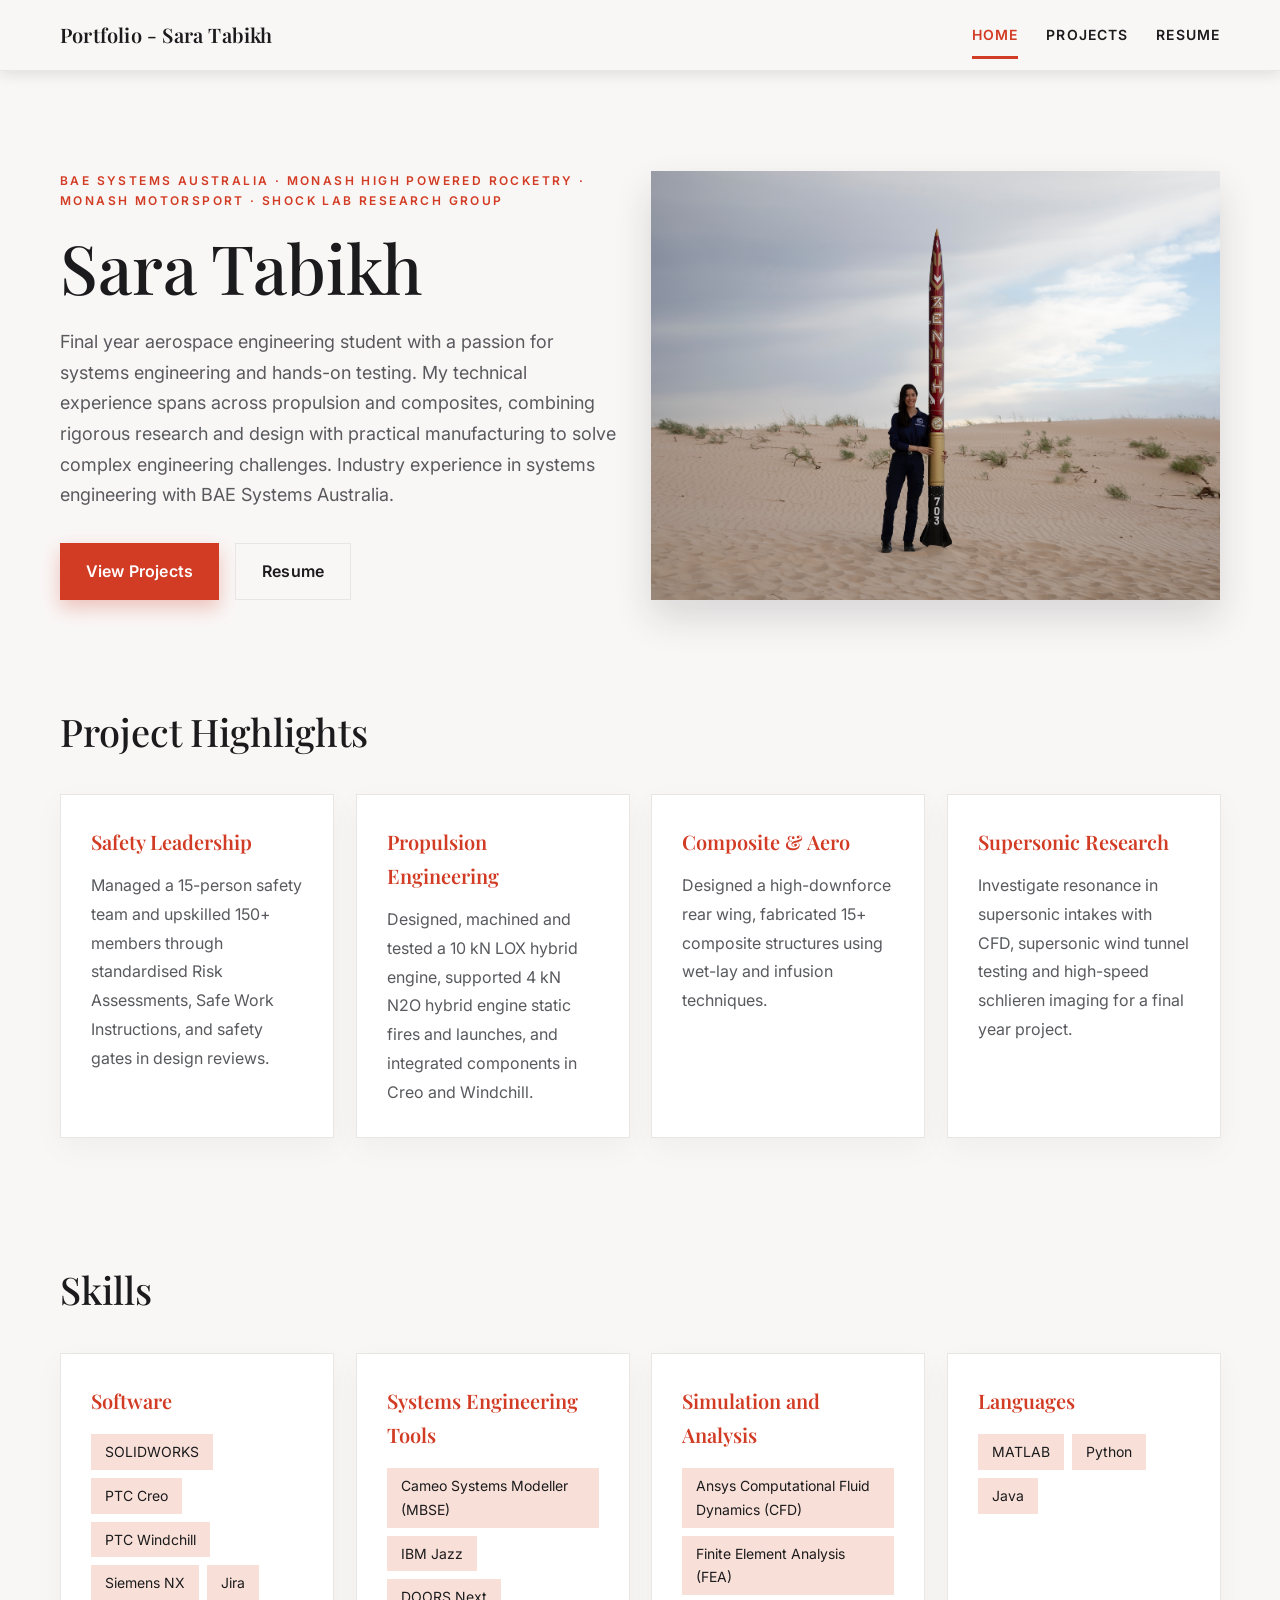
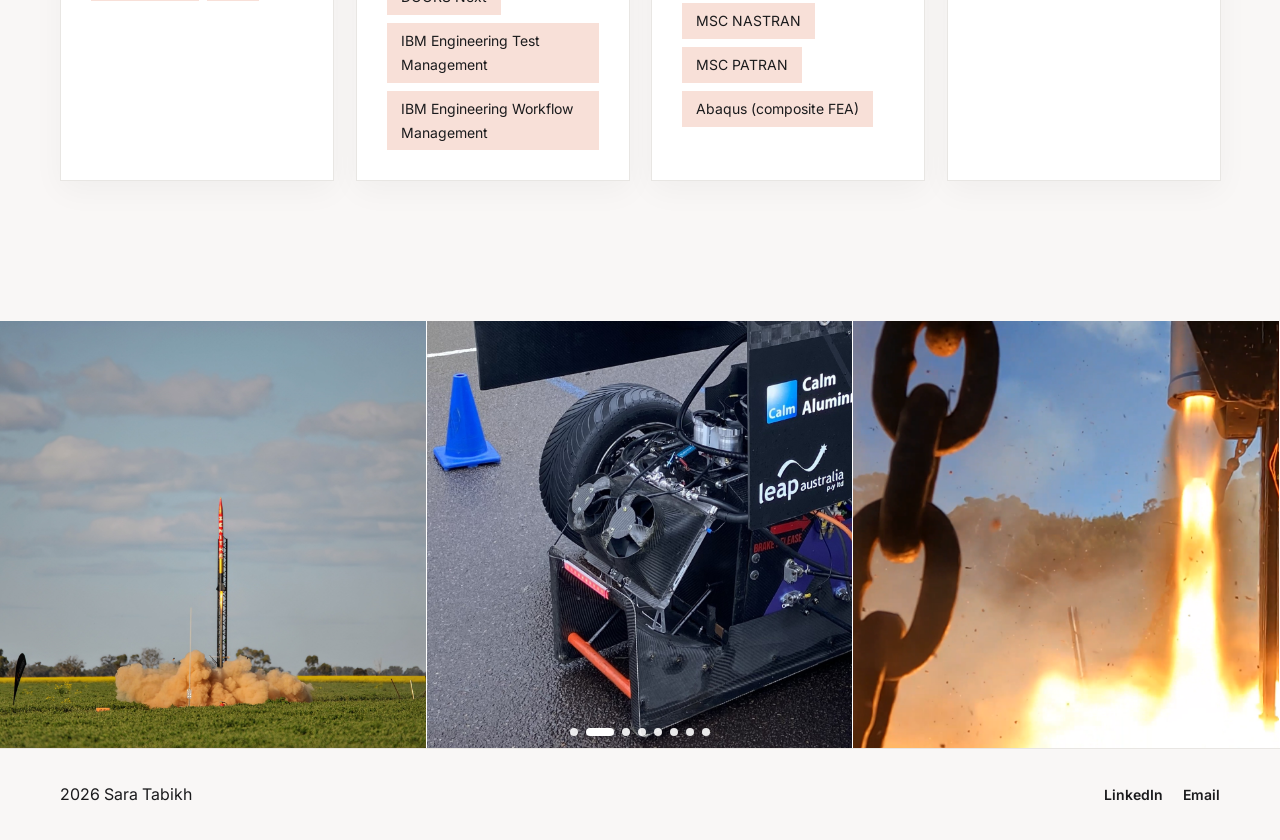
<file: index.html>
﻿<!DOCTYPE html>
<html lang="en">
<head>
    <meta charset="UTF-8">
    <meta name="viewport" content="width=device-width, initial-scale=1.0">
    <title>Sara Tabikh — Engineering Portfolio</title>
    <link rel="stylesheet" href="style.css">
</head>
<body>
    <nav class="navbar">
        <div class="container nav-container">
            <div class="nav-brand"><a href="index.html">Portfolio - Sara Tabikh</a></div>
            <ul class="nav-tabs">
                <li><a href="index.html" class="tab-link active">Home</a></li>
                <li class="nav-dropdown">
                    <a href="projects.html" class="tab-link">Projects</a>
                    <div class="dropdown-menu">
                        <a href="project-safety-mhpr.html">Safety in MHPR</a>
                        <a href="project-solaris-mkiii.html">Solaris MkIII</a>
                        <a href="project-zenith.html">Project Zenith</a>
                        <a href="project-motorsport.html">Monash Motorsport</a>
                        <a href="project-intakes.html">Resonance in Supersonic Intakes</a>
                            <a href="project-bigbino.html">Bigbino Engine</a>
                    </div>
                </li>
                <li><a href="Resume%20-%20Sara%20Tabikh.pdf" class="tab-link resume-link" target="_blank">Resume</a></li>
            </ul>
        </div>
    </nav>

    <main class="main-content">
        <section class="hero">
            <div class="container hero-grid">
                <div class="hero-copy">
                    <p class="eyebrow">BAE Systems Australia · Monash High Powered Rocketry · Monash Motorsport · Shock Lab Research Group</p>
                    <h1>Sara Tabikh</h1>
                    <p class="hero-description">
                        Final year aerospace engineering student with a passion for systems engineering and hands-on testing. My technical experience spans across propulsion and composites, combining rigorous research and design with practical manufacturing to solve complex engineering challenges. Industry experience in systems engineering with BAE Systems Australia.
                    </p>
                    <div class="hero-actions">
                        <a href="projects.html" class="btn btn-primary">View Projects</a>
                        <a href="Resume%20-%20Sara%20Tabikh.pdf" class="btn btn-secondary" target="_blank">Resume</a>
                    </div>
                </div>
                <div class="hero-float">
                    <img src="images/front-page-pic.jpg" alt="Sara" />
                </div>
            </div>
        </section>

        <section class="summary-section">
            <div class="container">
                <h2>Project Highlights</h2>
                <div class="summary-grid">
                    <div class="summary-card">
                        <h3>Safety Leadership</h3>
                        <p>Managed a 15-person safety team and upskilled 150+ members through standardised Risk Assessments, Safe Work Instructions, and safety gates in design reviews.</p>
                    </div>
                    <div class="summary-card">
                        <h3>Propulsion Engineering</h3>
                        <p>Designed, machined and tested a 10 kN LOX hybrid engine, supported 4 kN N2O hybrid engine static fires and launches, and integrated components in Creo and Windchill.</p>
                    </div>
                    <div class="summary-card">
                        <h3>Composite & Aero</h3>
                        <p>Designed a high-downforce rear wing, fabricated 15+ composite structures using wet-lay and infusion techniques.</p>
                    </div>
                    <div class="summary-card">
                        <h3>Supersonic Research</h3>
                        <p>Investigate resonance in supersonic intakes with CFD, supersonic wind tunnel testing and high-speed schlieren imaging for a final year project.</p>
                    </div>
                </div>
            </div>
        </section>
        <section class="skills-section">
            <div class="container">
                <h2>Skills</h2>
                <div class="skills-grid">
                    <div class="skill-card">
                        <h3>Software</h3>
                        <ul class="skill-list">
                            <li>SOLIDWORKS</li>
                            <li>PTC Creo</li>
                            <li>PTC Windchill</li>
                            <li>Siemens NX</li>
                            <li>Jira</li>
                        </ul>
                    </div>
                    <div class="skill-card">
                        <h3>Systems Engineering Tools</h3>
                        <ul class="skill-list">
                            <li>Cameo Systems Modeller (MBSE)</li>
                            <li>IBM Jazz</li>
                            <li>DOORS Next</li>
                            <li>IBM Engineering Test Management</li>
                            <li>IBM Engineering Workflow Management</li>
                        </ul>
                    </div>
                    <div class="skill-card">
                        <h3>Simulation and Analysis</h3>
                        <ul class="skill-list">
                            <li>Ansys Computational Fluid Dynamics (CFD)</li>
                            <li>Finite Element Analysis (FEA)</li>
                            <li>MSC NASTRAN</li>
                            <li>MSC PATRAN</li>
                            <li>Abaqus (composite FEA)</li>
                        </ul>
                    </div>
                    <div class="skill-card">
                        <h3>Languages</h3>
                        <ul class="skill-list">
                            <li>MATLAB</li>
                            <li>Python</li>
                            <li>Java</li>
                        </ul>
                    </div>
                </div>
            </div>
        </section>
        <section class="carousel-section full-bleed">
            <div class="carousel" id="homepage-carousel">
                <div class="carousel-track">
                    <div class="carousel-item"><img src="images/zenith-launch.jpg" alt="Zenith rocket launch"></div>
                    <div class="carousel-item"><img src="images/motorsport-fan-shroud.jpg" alt="Monash Motorsport fan shroud"></div>
                    <div class="carousel-item"><img src="images/solaris-mkii-hotfire.png" alt="Solaris MkII hotfire"></div>
                    <div class="carousel-item"><img src="images/motorsport-front-wing.jpeg" alt="Motorsport front wing"></div>
                    <div class="carousel-item"><img src="images/toothless-rocket.jpg" alt="Toothless rocket"></div>
                    <div class="carousel-item"><img src="images/resonator-and-baffles.jpg" alt="Resonator and injector baffles"></div>
                    <div class="carousel-item"><img src="images/dynamics-motorsport-team.jpg" alt="Monash Motorsport team"></div>
                    <div class="carousel-item"><img src="images/meridian-launch-1.jpg" alt="Meridian launch"></div>
                </div>
                <div class="carousel-dots" aria-hidden="false"></div>
                <div class="carousel-hotspot left" aria-hidden="true"></div>
                <div class="carousel-hotspot right" aria-hidden="true"></div>
                <button class="carousel-control left" aria-label="Previous"><span class="arrow">◀</span></button>
                <button class="carousel-control right" aria-label="Next"><span class="arrow">▶</span></button>
            </div>
        </section>
    </main>

    <footer class="footer">
        <div class="container footer-content">
            <p>2026 Sara Tabikh</p>
            <div class="footer-links">
                <a href="https://www.linkedin.com/in/sara-tabikh-1202411ab" target="_blank">LinkedIn</a>
                <a href="mailto:saratabikh1@gmail.com">Email</a>
            </div>
        </div>
    </footer>

    <script src="script.js"></script>
</body>
</html>
</file>
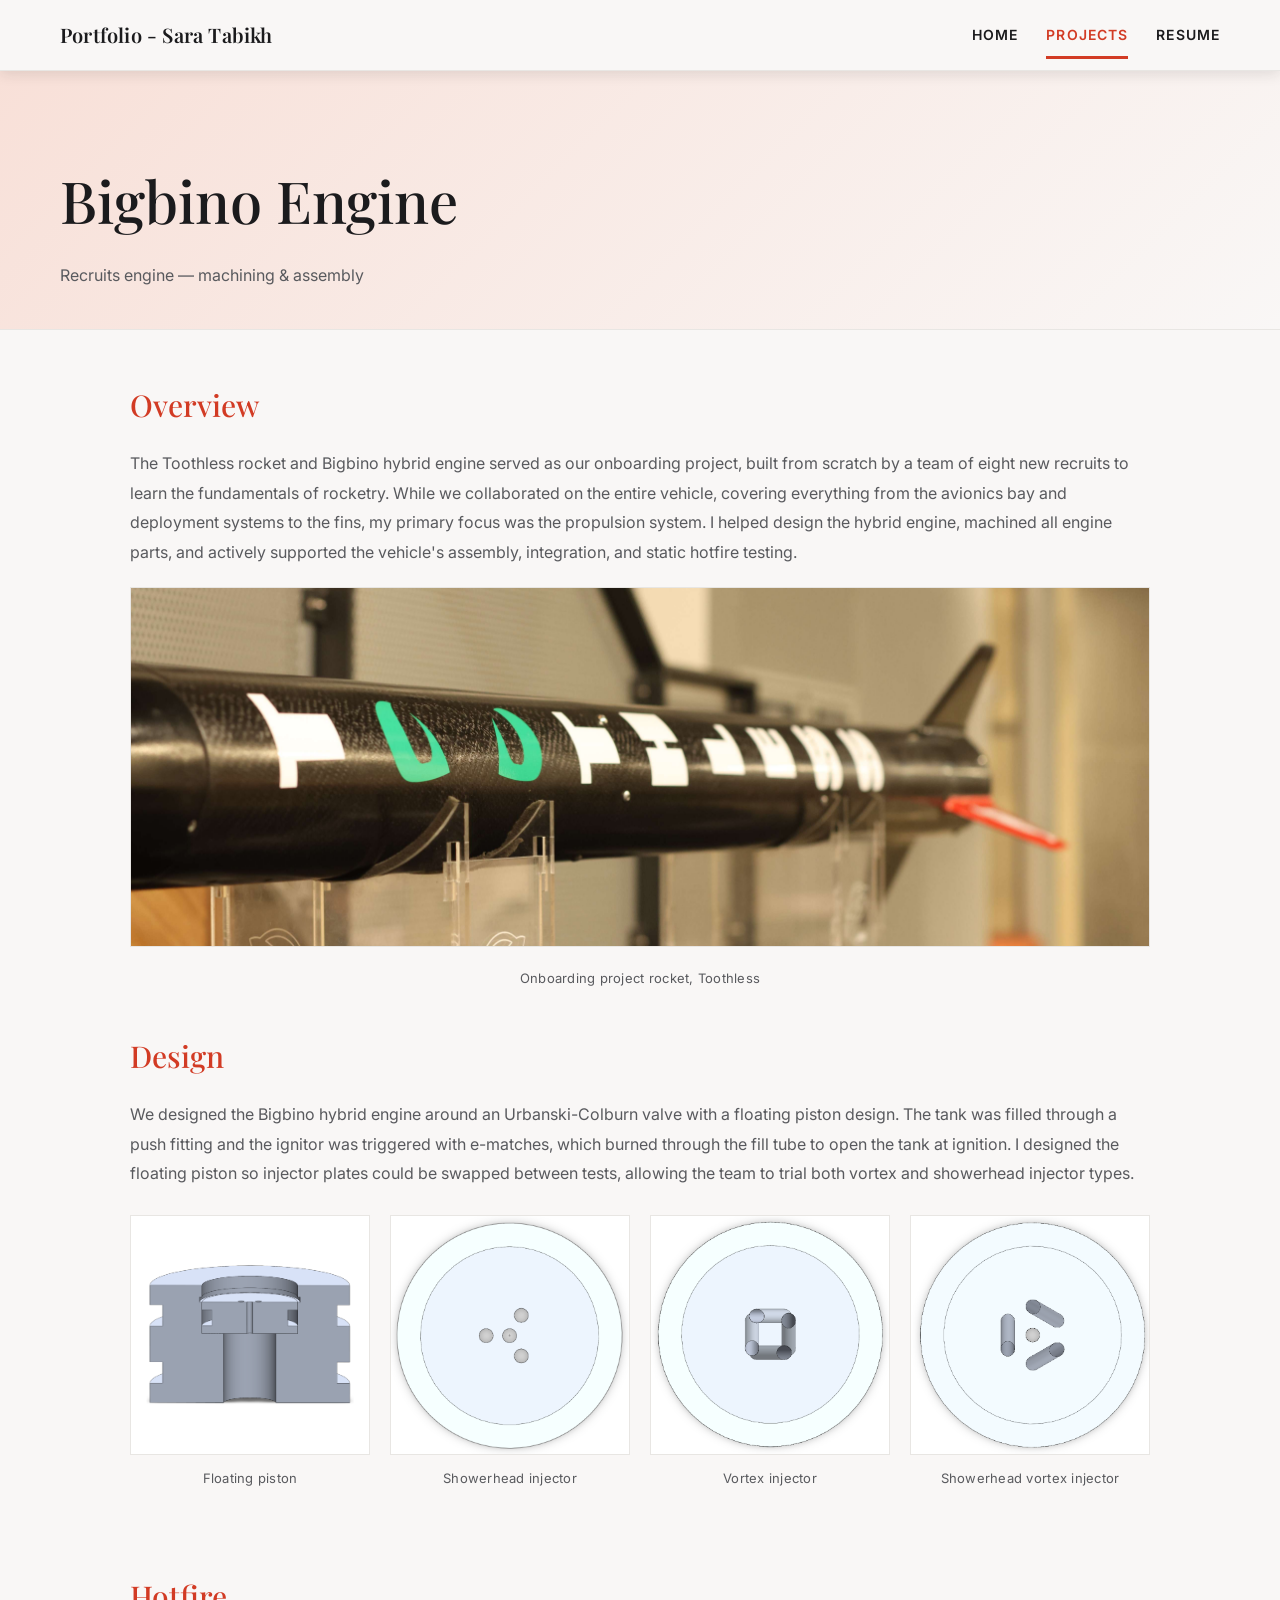
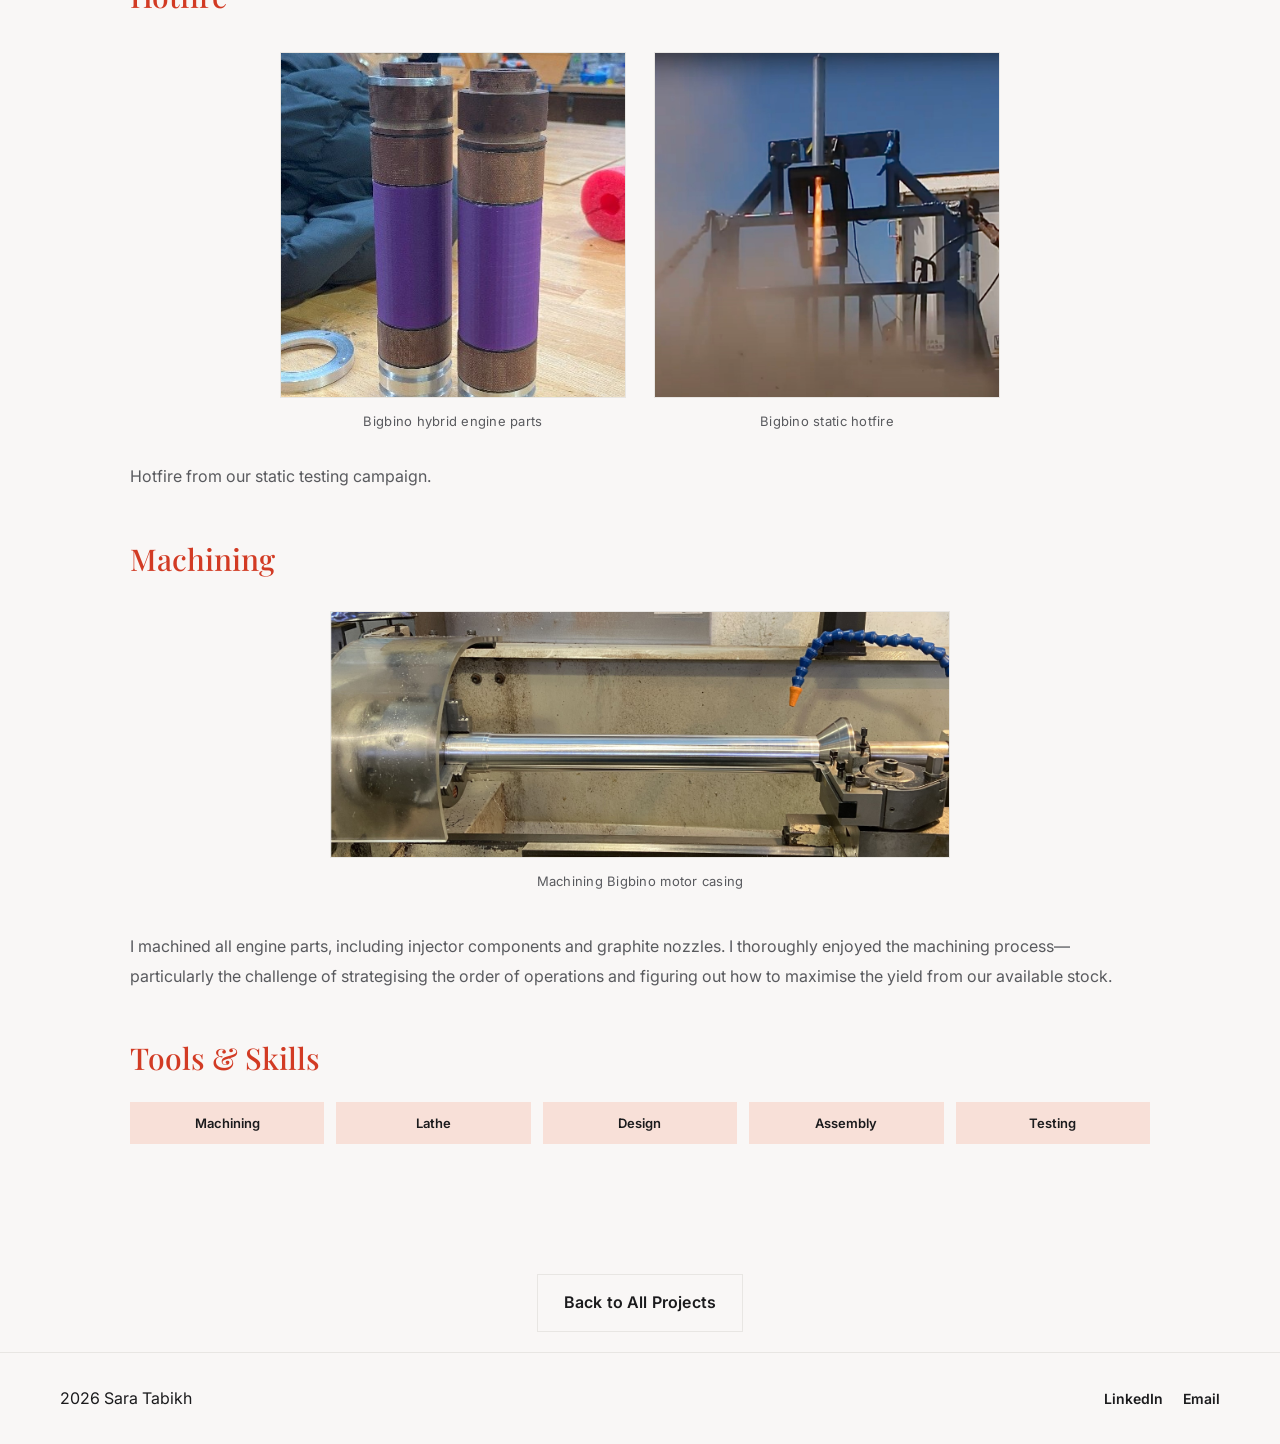
<file: project-bigbino.html>
<!DOCTYPE html>
<html lang="en">
<head>
    <meta charset="UTF-8">
    <meta name="viewport" content="width=device-width, initial-scale=1.0">
    <title>Bigbino Engine — Sara</title>
    <link rel="stylesheet" href="style.css">
    <link rel="stylesheet" href="project-styles.css">
</head>
<body>
    <nav class="navbar">
        <div class="container nav-container">
            <div class="nav-brand"><a href="index.html">Portfolio - Sara Tabikh</a></div>
            <ul class="nav-tabs">
                <li><a href="index.html" class="tab-link">Home</a></li>
                <li class="nav-dropdown">
                    <a href="projects.html" class="tab-link active">Projects</a>
                    <div class="dropdown-menu">
                        <a href="project-safety-mhpr.html">Safety in MHPR</a>
                        <a href="project-solaris-mkiii.html">Solaris MkIII</a>
                        <a href="project-zenith.html">Project Zenith</a>
                        <a href="project-motorsport.html">Monash Motorsport</a>
                        <a href="project-intakes.html">Resonance in Supersonic Intakes</a>
                        <a href="project-bigbino.html">Bigbino Engine</a>
                    </div>
                </li>
                <li><a href="Resume%20-%20Sara%20Tabikh.pdf" class="tab-link resume-link" target="_blank">Resume</a></li>
            </ul>
        </div>
    </nav>

    <main class="project-main">
        <section class="project-hero">
            <div class="container">
                <h1>Bigbino Engine</h1>
                <p class="project-meta">Recruits engine — machining & assembly</p>
            </div>
        </section>

        <div class="container project-content">
            <div class="project-grid">
                <div class="project-main-content">
                    <section class="project-section">
                        <h2>Overview</h2>
                        <p>
                        The Toothless rocket and Bigbino hybrid engine served as our onboarding project, built from scratch by a team of eight new recruits to learn the fundamentals of rocketry. While we collaborated on the entire vehicle, covering everything from the avionics bay and deployment systems to the fins, my primary focus was the propulsion system. I helped design the hybrid engine, machined all engine parts, and actively supported the vehicle's assembly, integration, and static hotfire testing.                        </p>
                        <figure class="image-figure">
                            <img src="images/toothless-rocket.jpg" alt="Bigbino hotfire" class="project-image">
                            <figcaption class="image-caption">Onboarding project rocket, Toothless</figcaption>
                        </figure>
                    </section>

                    <section class="project-section">
                        <h2>Design</h2>
                        <p>
                            We designed the Bigbino hybrid engine around an Urbanski-Colburn valve with a floating piston design. The tank was filled through a push fitting and the ignitor was triggered with e-matches, which burned through the fill tube to open the tank at ignition. I designed the floating piston so injector plates could be swapped between tests, allowing the team to trial both vortex and showerhead injector types.
                        </p>
                        <div class="image-row image-row--four image-row--square">
                            <figure class="image-figure">
                                <img src="images/bigbino-floating-piston.png" alt="Bigbino floating piston" class="project-image">
                                <figcaption class="image-caption">Floating piston</figcaption>
                            </figure>
                            <figure class="image-figure">
                                <img src="images/bigbino-showerhead-injector.png" alt="Bigbino showerhead injector" class="project-image">
                                <figcaption class="image-caption">Showerhead injector</figcaption>
                            </figure>
                            <figure class="image-figure">
                                <img src="images/bigbino-vortex-injector.png" alt="Bigbino vortex injector" class="project-image">
                                <figcaption class="image-caption">Vortex injector</figcaption>
                            </figure>
                            <figure class="image-figure">
                                <img src="images/bigbino-showerhead-vortex-injector.png" alt="Bigbino showerhead vortex injector" class="project-image">
                                <figcaption class="image-caption">Showerhead vortex injector</figcaption>
                            </figure>
                        </div>
                    </section>

                    <section class="project-section">
                        <h2>Hotfire</h2>
                        <div class="image-pair">
                            <figure class="image-figure">
                                <img src="images/bigbino-hybrid-engine-parts.jpg" alt="Bigbino hybrid engine parts" class="project-image">
                                <figcaption class="image-caption">Bigbino hybrid engine parts</figcaption>
                            </figure>
                            <figure class="image-figure">
                                <img src="images/bigbino-hotfire.jpg" alt="Bigbino hotfire" class="project-image">
                                <figcaption class="image-caption">Bigbino static hotfire</figcaption>
                            </figure>
                        </div>
                        <p>
                            Hotfire from our static testing campaign.
                        </p>
                    </section>

                    <section class="project-section">
                        <h2>Machining</h2>
                        <figure class="image-figure image-figure--single">
                            <img src="images/bigbino-machining.jpg" alt="Bigbino machining" class="project-image">
                            <figcaption class="image-caption">Machining Bigbino motor casing</figcaption>
                        </figure>
                        <p>
                            I machined all engine parts, including injector components and graphite nozzles. I thoroughly enjoyed the machining process—particularly the challenge of strategising the order of operations and figuring out how to maximise the yield from our available stock.
                        </p>
                    </section>

                    <section class="project-section">
                        <h2>Tools & Skills</h2>
                        <div class="tools-grid">
                            <span class="tool-tag">Machining</span>
                            <span class="tool-tag">Lathe</span>
                            <span class="tool-tag">Design</span>
                            <span class="tool-tag">Assembly</span>
                            <span class="tool-tag">Testing</span>
                        </div>
                    </section>
                </div>
            </div>
        </div>
        <div class="container" style="padding: 40px 0 20px; text-align: center;">
            <a href="projects.html#all-projects" class="btn btn-secondary">Back to All Projects</a>
        </div>
    </main>

    <footer class="footer">
        <div class="container footer-content">
            <p>2026 Sara Tabikh</p>
            <div class="footer-links">
                <a href="https://www.linkedin.com/in/sara-tabikh-1202411ab" target="_blank">LinkedIn</a>
                <a href="mailto:saratabikh1@gmail.com">Email</a>
            </div>
        </div>
    </footer>

    <script src="script.js"></script>
</body>
</html>
</file>
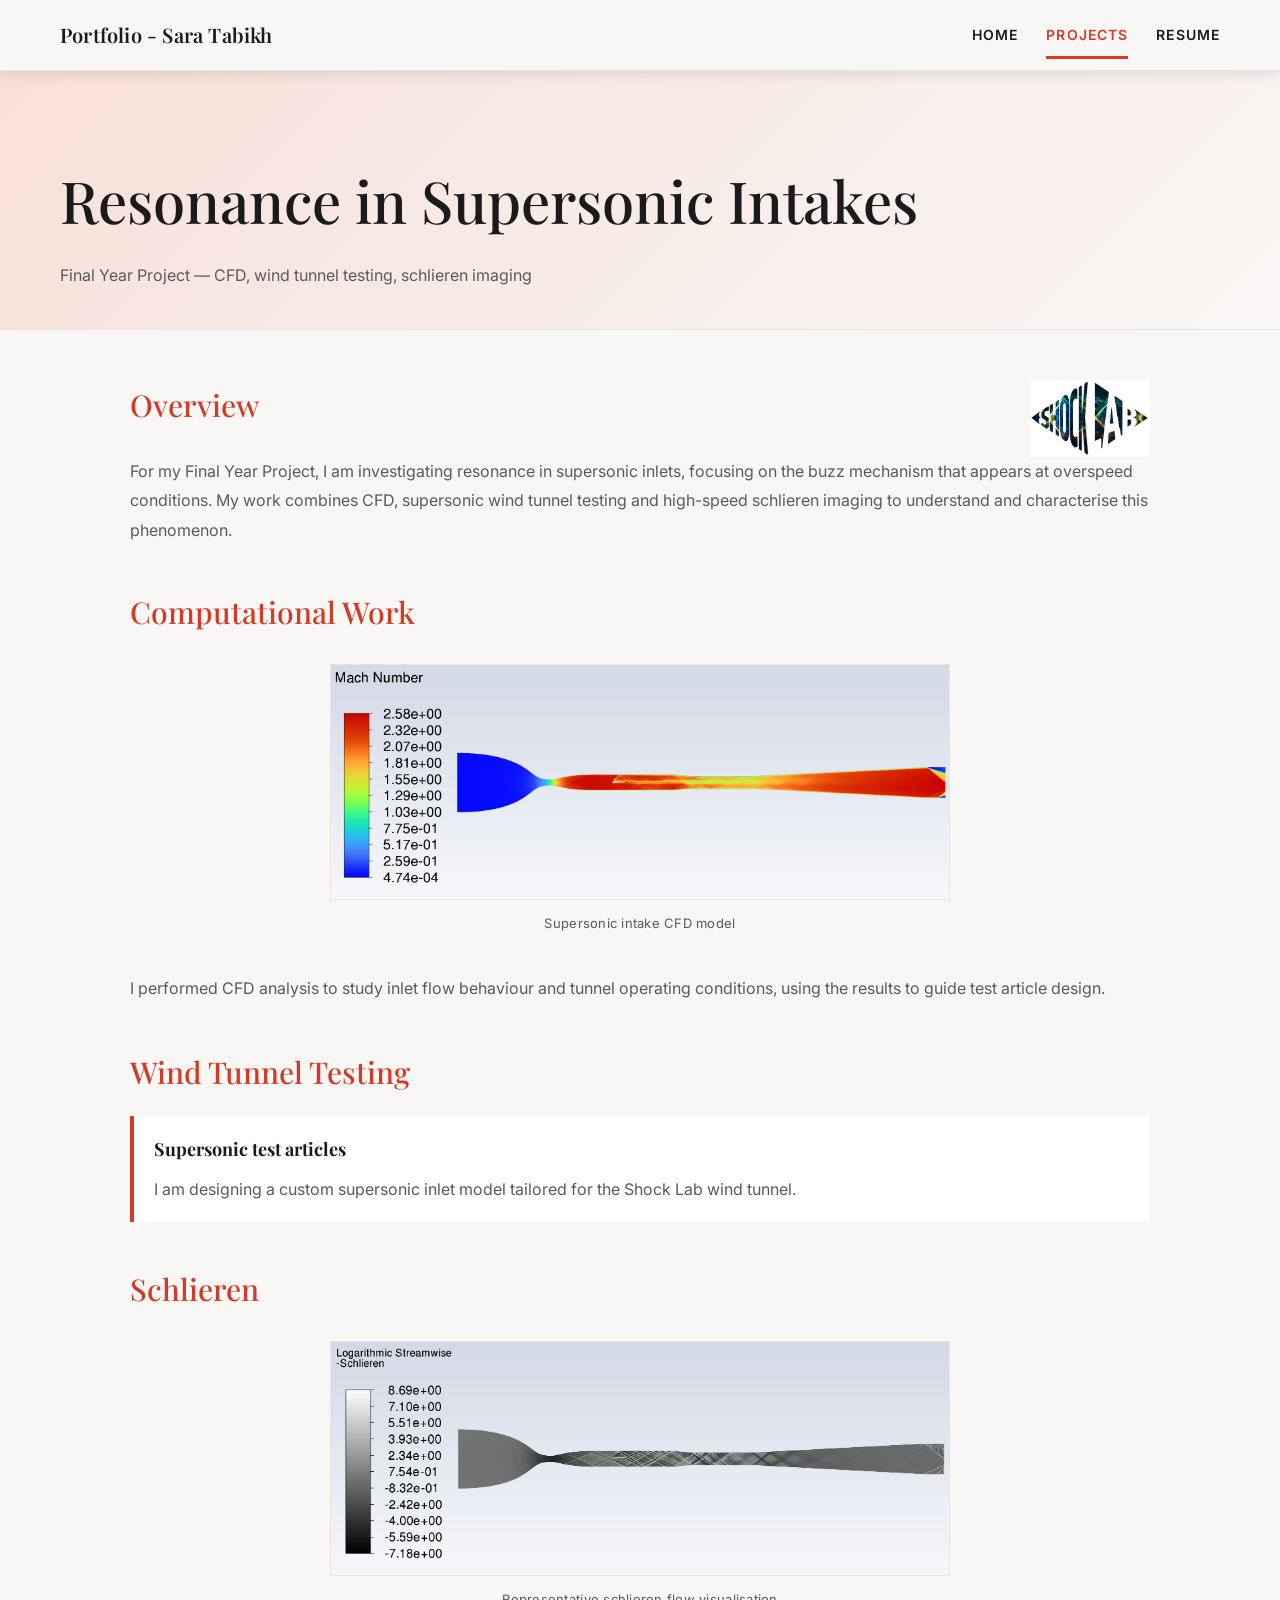
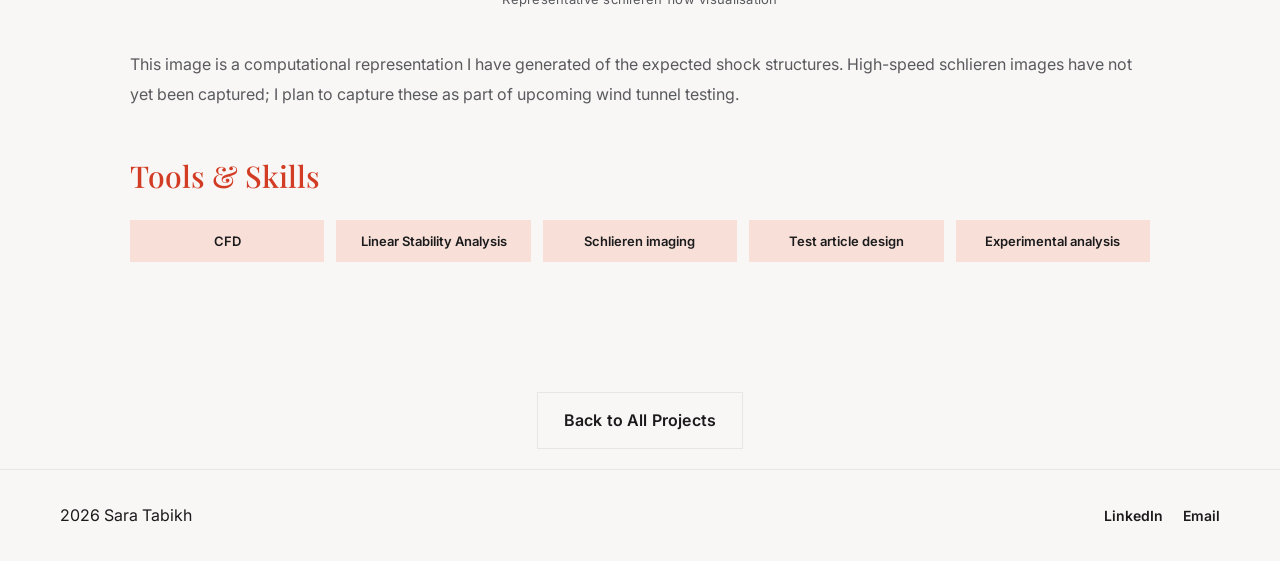
<file: project-intakes.html>
﻿<!DOCTYPE html>
<html lang="en">
<head>
    <meta charset="UTF-8">
    <meta name="viewport" content="width=device-width, initial-scale=1.0">
    <title>Resonance in Supersonic Intakes — Sara</title>
    <link rel="stylesheet" href="style.css">
    <link rel="stylesheet" href="project-styles.css">
</head>
<body>
    <nav class="navbar">
        <div class="container nav-container">
            <div class="nav-brand"><a href="index.html">Portfolio - Sara Tabikh</a></div>
            <ul class="nav-tabs">
                <li><a href="index.html" class="tab-link">Home</a></li>
                <li class="nav-dropdown">
                    <a href="projects.html" class="tab-link active">Projects</a>
                    <div class="dropdown-menu">
                        <a href="project-safety-mhpr.html">Safety in MHPR</a>
                        <a href="project-solaris-mkiii.html">Solaris MkIII</a>
                        <a href="project-zenith.html">Project Zenith</a>
                        <a href="project-motorsport.html">Monash Motorsport</a>
                        <a href="project-intakes.html">Resonance in Supersonic Intakes</a>
                        <a href="project-bigbino.html">Bigbino Engine</a>
                    </div>
                </li>
                <li><a href="Resume%20-%20Sara%20Tabikh.pdf" class="tab-link resume-link" target="_blank">Resume</a></li>
            </ul>
        </div>
    </nav>

    <main class="project-main">
        <section class="project-hero">
            <div class="container">
                <h1>Resonance in Supersonic Intakes</h1>
                <p class="project-meta">Final Year Project — CFD, wind tunnel testing, schlieren imaging</p>
            </div>
        </section>

        <div class="container project-content">
            <div class="project-grid">
                <div class="project-main-content">
                    <section class="project-section">
                        <div class="overview-header">
                            <h2>Overview</h2>
                            <img src="images/Shocklab_Logo_Colour_Schlieren_1.png" alt="Shock Lab logo" class="shocklab-logo">
                        </div>
                        <p>
                            For my Final Year Project, I am investigating resonance in supersonic inlets, focusing on the buzz mechanism that appears at overspeed conditions.
                            My work combines CFD, supersonic wind tunnel testing and high-speed schlieren imaging to understand and characterise this phenomenon.
                        </p>
                    </section>

                    <section class="project-section">
                        <h2>Computational Work</h2>
                        <figure class="image-figure image-figure--single">
                            <img src="images/cdf-sim-representative.png" alt="Supersonic intake CFD" class="project-image">
                            <figcaption class="image-caption">Supersonic intake CFD model</figcaption>
                        </figure>
                        <p>
                            I performed CFD analysis to study inlet flow behaviour and tunnel operating conditions, using the results to guide test article design.
                        </p>
                    </section>

                    <section class="project-section">
                        <h2>Wind Tunnel Testing</h2>
                        <div class="achievement-item">
                            <h4>Supersonic test articles</h4>
                            <p>
                            I am designing a custom supersonic inlet model tailored for the Shock Lab wind tunnel.
                            </p>
                        </div>
                    </section>

                    <section class="project-section">
                        <h2>Schlieren</h2>
                        <figure class="image-figure image-figure--single">
                            <img src="images/schlieren-sim-representative.png" alt="Representative schlieren simulation" class="project-image">
                            <figcaption class="image-caption">Representative schlieren flow visualisation</figcaption>
                        </figure>
                        <p>
                            This image is a computational representation I have generated of the expected shock structures. High-speed schlieren images have not yet been captured; I plan to capture these as part of upcoming wind tunnel testing.
                        </p>
                    </section>

                    <section class="project-section">
                        <h2>Tools & Skills</h2>
                        <div class="tools-grid">
                            <span class="tool-tag">CFD</span>
                            <span class="tool-tag">Linear Stability Analysis</span>
                            <span class="tool-tag">Schlieren imaging</span>
                            <span class="tool-tag">Test article design</span>
                            <span class="tool-tag">Experimental analysis</span>
                        </div>
                    </section>
                </div>
            </div>
        </div>
        <div class="container" style="padding: 40px 0 20px; text-align: center;">
            <a href="projects.html#all-projects" class="btn btn-secondary">Back to All Projects</a>
        </div>
    </main>

    <footer class="footer">
        <div class="container footer-content">
            <p>2026 Sara Tabikh</p>
            <div class="footer-links">
                <a href="https://www.linkedin.com/in/sara-tabikh-1202411ab" target="_blank">LinkedIn</a>
                <a href="mailto:saratabikh1@gmail.com">Email</a>
            </div>
        </div>
    </footer>

    <script src="script.js"></script>
</body>
</html>
</file>
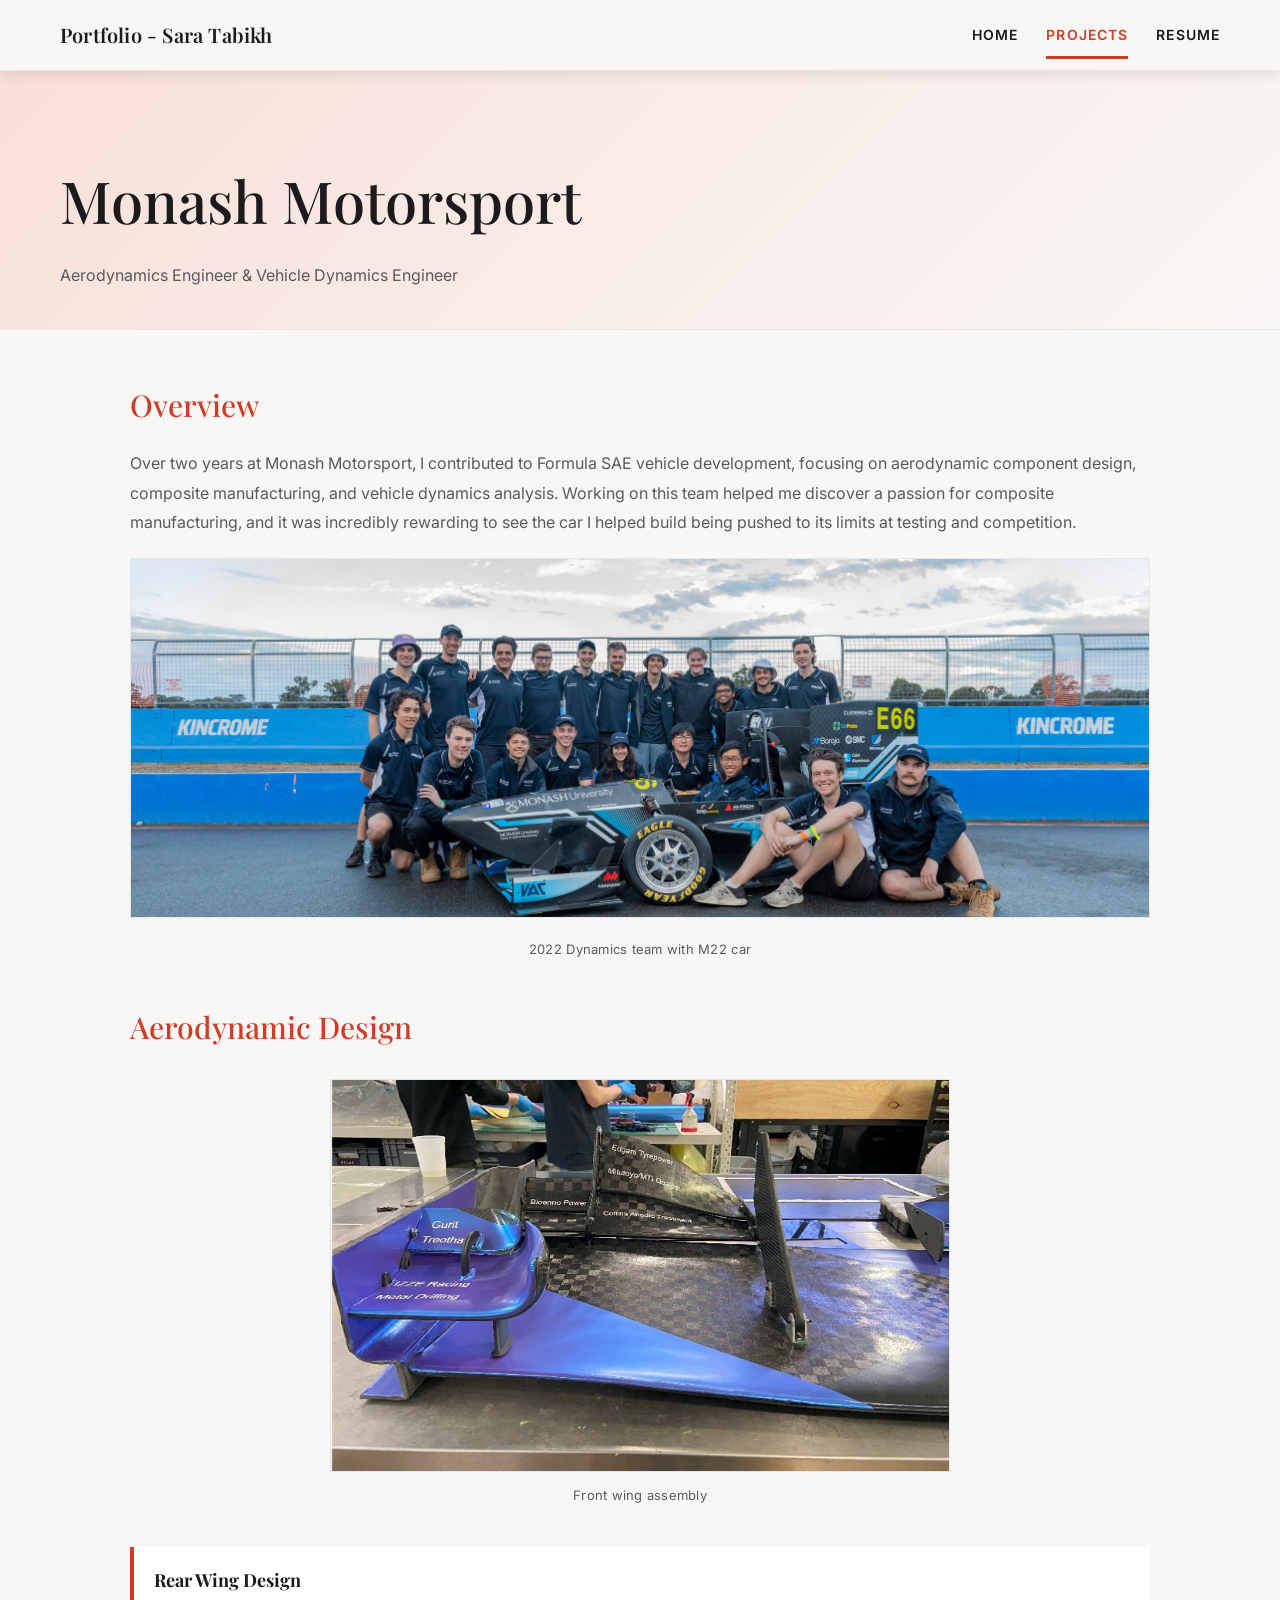
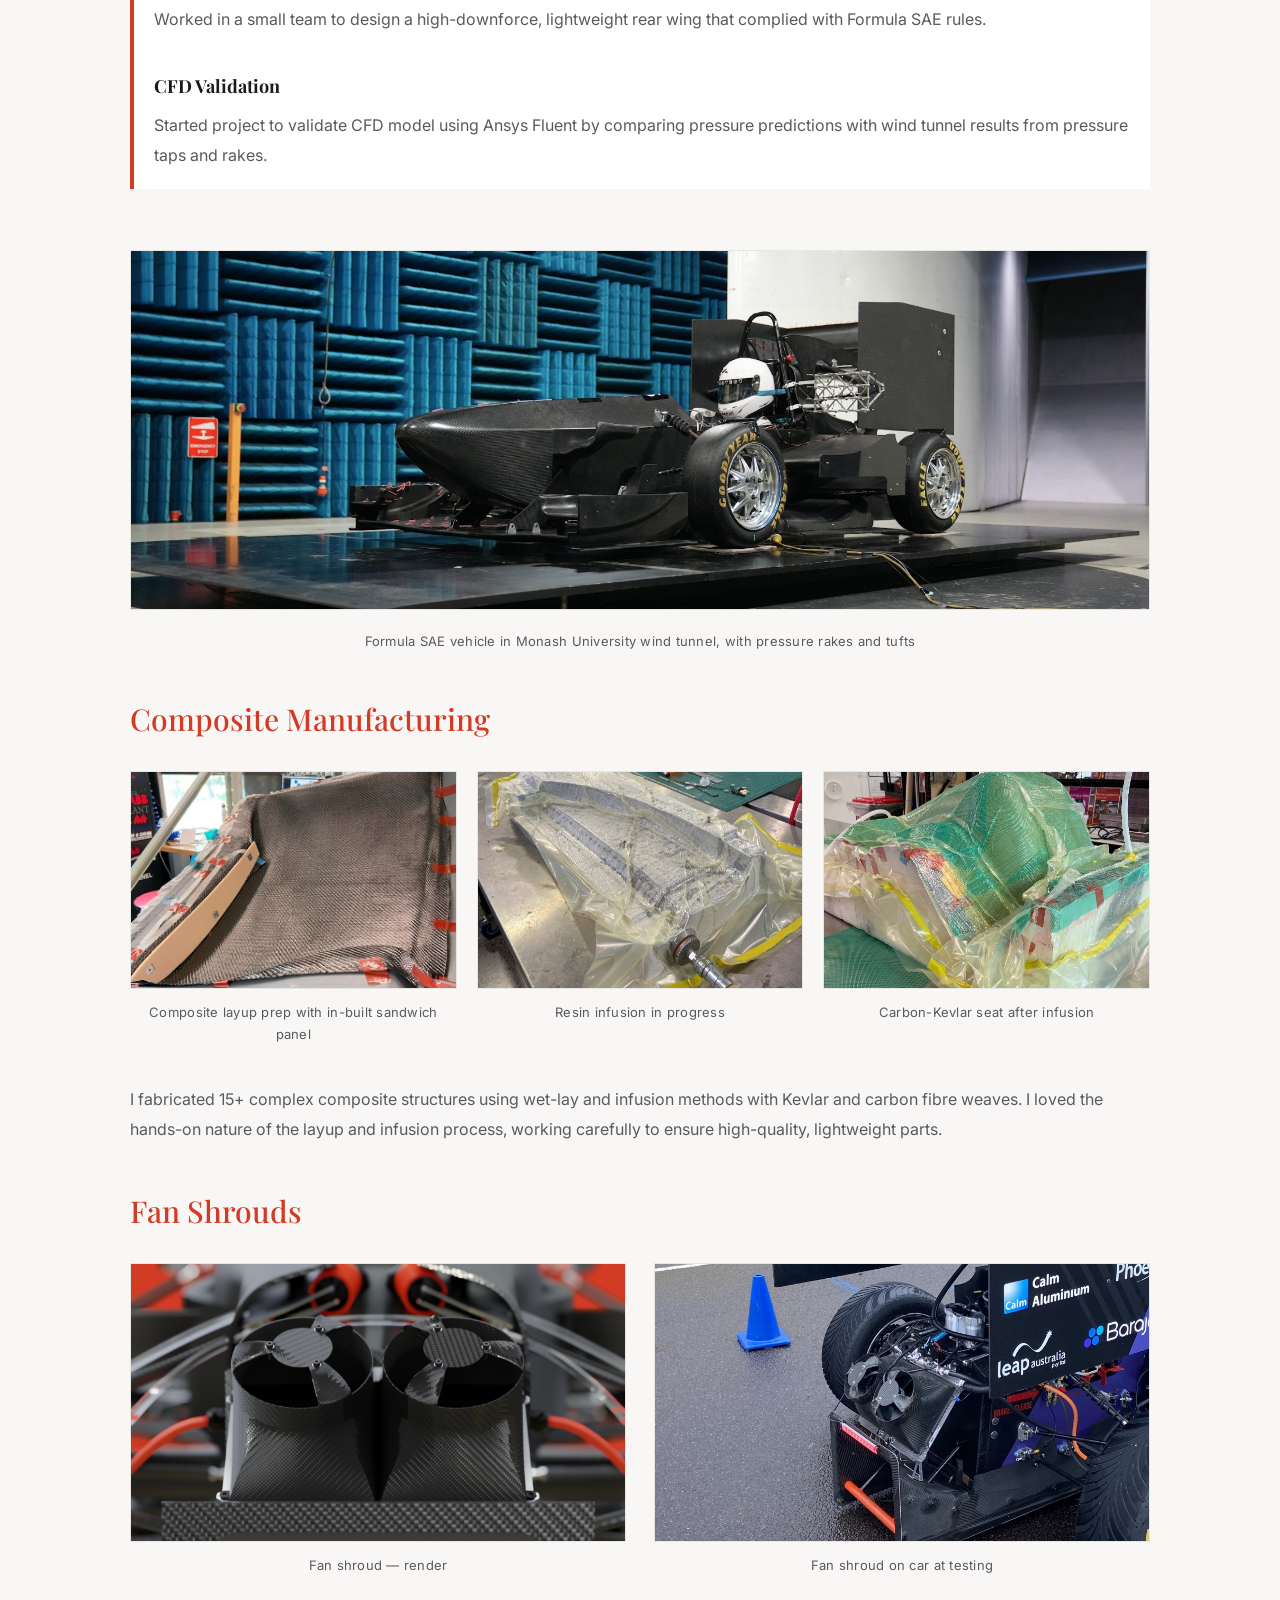
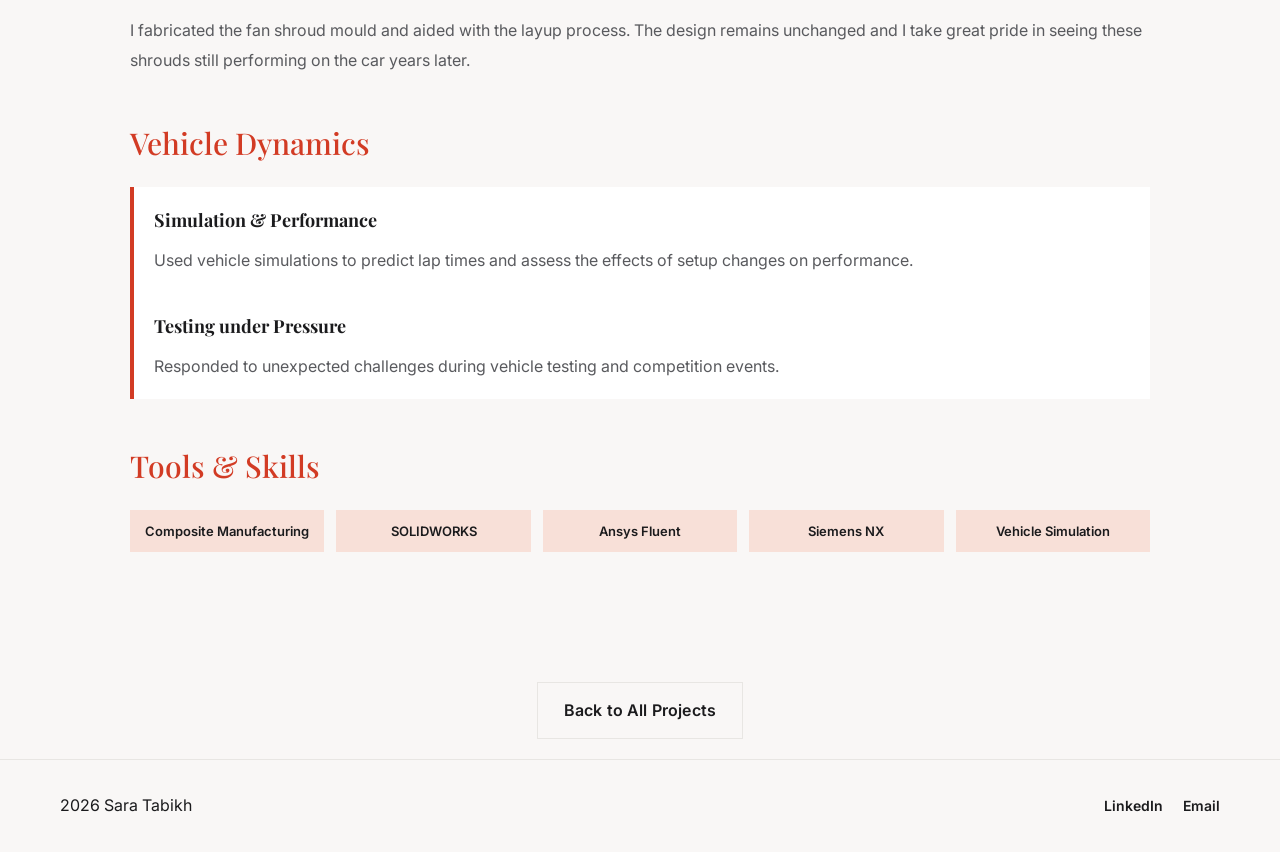
<file: project-motorsport.html>
﻿<!DOCTYPE html>
<html lang="en">
<head>
    <meta charset="UTF-8">
    <meta name="viewport" content="width=device-width, initial-scale=1.0">
    <title>Monash Motorsport — Sara</title>
    <link rel="stylesheet" href="style.css">
    <link rel="stylesheet" href="project-styles.css">
</head>
<body>
    <nav class="navbar">
        <div class="container nav-container">
            <div class="nav-brand"><a href="index.html">Portfolio - Sara Tabikh</a></div>
            <ul class="nav-tabs">
                <li><a href="index.html" class="tab-link">Home</a></li>
                <li class="nav-dropdown">
                    <a href="projects.html" class="tab-link active">Projects</a>
                    <div class="dropdown-menu">
                        <a href="project-safety-mhpr.html">Safety in MHPR</a>
                        <a href="project-solaris-mkiii.html">Solaris MkIII</a>
                        <a href="project-zenith.html">Project Zenith</a>
                        <a href="project-motorsport.html">Monash Motorsport</a>
                        <a href="project-intakes.html">Resonance in Supersonic Intakes</a>
                        <a href="project-bigbino.html">Bigbino Engine</a>
                    </div>
                </li>
                <li><a href="Resume%20-%20Sara%20Tabikh.pdf" class="tab-link resume-link" target="_blank">Resume</a></li>
            </ul>
        </div>
    </nav>

    <main class="project-main">
        <section class="project-hero">
            <div class="container">
                <h1>Monash Motorsport</h1>
                <p class="project-meta">Aerodynamics Engineer & Vehicle Dynamics Engineer</p>
            </div>
        </section>

        <div class="container project-content">
            <div class="project-grid">
                <div class="project-main-content">
                    <section class="project-section">
                        <h2>Overview</h2>
                        <p>
                            Over two years at Monash Motorsport, I contributed to Formula SAE vehicle development, focusing on aerodynamic component design, composite manufacturing, and vehicle dynamics analysis. Working on this team helped me discover a passion for composite manufacturing, and it was incredibly rewarding to see the car I helped build being pushed to its limits at testing and competition.
                        </p>
                        <figure class="image-figure">
                            <img src="images/dynamics-motorsport-team.jpg" alt="Monash Motorsport team" class="project-image">
                            <figcaption class="image-caption">2022 Dynamics team with M22 car</figcaption>
                        </figure>
                    </section>

                    <section class="project-section">
                        <h2>Aerodynamic Design</h2>
                        <figure class="image-figure image-figure--single">
                            <img src="images/front-wing-livery.jpg" alt="Front wing with livery" class="project-image">
                            <figcaption class="image-caption">Front wing assembly</figcaption>
                        </figure>
                        <div class="achievement-item">
                            <h4>Rear Wing Design</h4>
                            <p>
                                Worked in a small team to design a high-downforce, lightweight rear wing that complied with Formula SAE rules.
                            </p>
                        </div>
                        <div class="achievement-item">
                            <h4>CFD Validation</h4>
                            <p>
                                Started project to validate CFD model using Ansys Fluent by comparing pressure predictions with wind tunnel results from pressure taps and rakes.
                            </p>
                        </div>
                    </section>

                    <section class="project-section">
                        <img src="images/project-motorsport-image-header.jpg" alt="Monash Motorsport" class="project-image">
                        <figcaption class="image-caption">Formula SAE vehicle in Monash University wind tunnel, with pressure rakes and tufts</figcaption>
                    </section>

                    <section class="project-section">
                        <h2>Composite Manufacturing</h2>
                        <div class="image-row">
                            <figure class="image-figure">
                                <img src="images/composite-prep-with-inbuilt-sandwich-panel.jpg" alt="Composite prep with sandwich panel" class="project-image">
                                <figcaption class="image-caption">Composite layup prep with in-built sandwich panel</figcaption>
                            </figure>
                            <figure class="image-figure">
                                <img src="images/resin-infusion-1.jpg" alt="Resin infusion process" class="project-image">
                                <figcaption class="image-caption">Resin infusion in progress</figcaption>
                            </figure>
                            <figure class="image-figure">
                                <img src="images/resin-infusion-2-carbon-kevlar-seat.jpg" alt="Carbon Kevlar seat after infusion" class="project-image">
                                <figcaption class="image-caption">Carbon-Kevlar seat after infusion</figcaption>
                            </figure>
                        </div>
                        <p>
                            I fabricated 15+ complex composite structures using wet-lay and infusion methods with Kevlar and carbon fibre weaves. I loved the hands-on nature of the layup and infusion process, working carefully to ensure high-quality, lightweight parts.
                        </p>
                    </section>

                    <section class="project-section">
                        <h2>Fan Shrouds</h2>
                        <div class="image-pair image-pair--wide">
                            <figure class="image-figure">
                                <img src="images/motorsport-fan-shrouds-close-up.png" alt="Fan shroud close-up" class="project-image">
                                <figcaption class="image-caption">Fan shroud — render</figcaption>
                            </figure>
                            <figure class="image-figure">
                                <img src="images/motorsport-fan-shroud.jpg" alt="Motorsport fan shrouds" class="project-image">
                                <figcaption class="image-caption">Fan shroud on car at testing</figcaption>
                            </figure>
                        </div>
                        <p>
                            I fabricated the fan shroud mould and aided with the layup process. The design remains unchanged and I take great pride in seeing these shrouds still performing on the car years later.
                        </p>
                    </section>

                    <section class="project-section">
                        <h2>Vehicle Dynamics</h2>
                        <div class="achievement-item">
                            <h4>Simulation & Performance</h4>
                            <p>
                                Used vehicle simulations to predict lap times and assess the effects of setup changes on performance.
                            </p>
                        </div>
                        <div class="achievement-item">
                            <h4>Testing under Pressure</h4>
                            <p>
                                Responded to unexpected challenges during vehicle testing and competition events.
                            </p>
                        </div>
                    </section>

                    <section class="project-section">
                        <h2>Tools & Skills</h2>
                        <div class="tools-grid">
                            <span class="tool-tag">Composite Manufacturing</span>
                            <span class="tool-tag">SOLIDWORKS</span>
                            <span class="tool-tag">Ansys Fluent</span>
                            <span class="tool-tag">Siemens NX</span>
                            <span class="tool-tag">Vehicle Simulation</span>
                        </div>
                    </section>
                </div>
            </div>
        </div>
        <div class="container" style="padding: 40px 0 20px; text-align: center;">
            <a href="projects.html#all-projects" class="btn btn-secondary">Back to All Projects</a>
        </div>
    </main>

    <footer class="footer">
        <div class="container footer-content">
            <p>2026 Sara Tabikh</p>
            <div class="footer-links">
                <a href="https://www.linkedin.com/in/sara-tabikh-1202411ab" target="_blank">LinkedIn</a>
                <a href="mailto:saratabikh1@gmail.com">Email</a>
            </div>
        </div>
    </footer>

    <script src="script.js"></script>
</body>
</html>
</file>
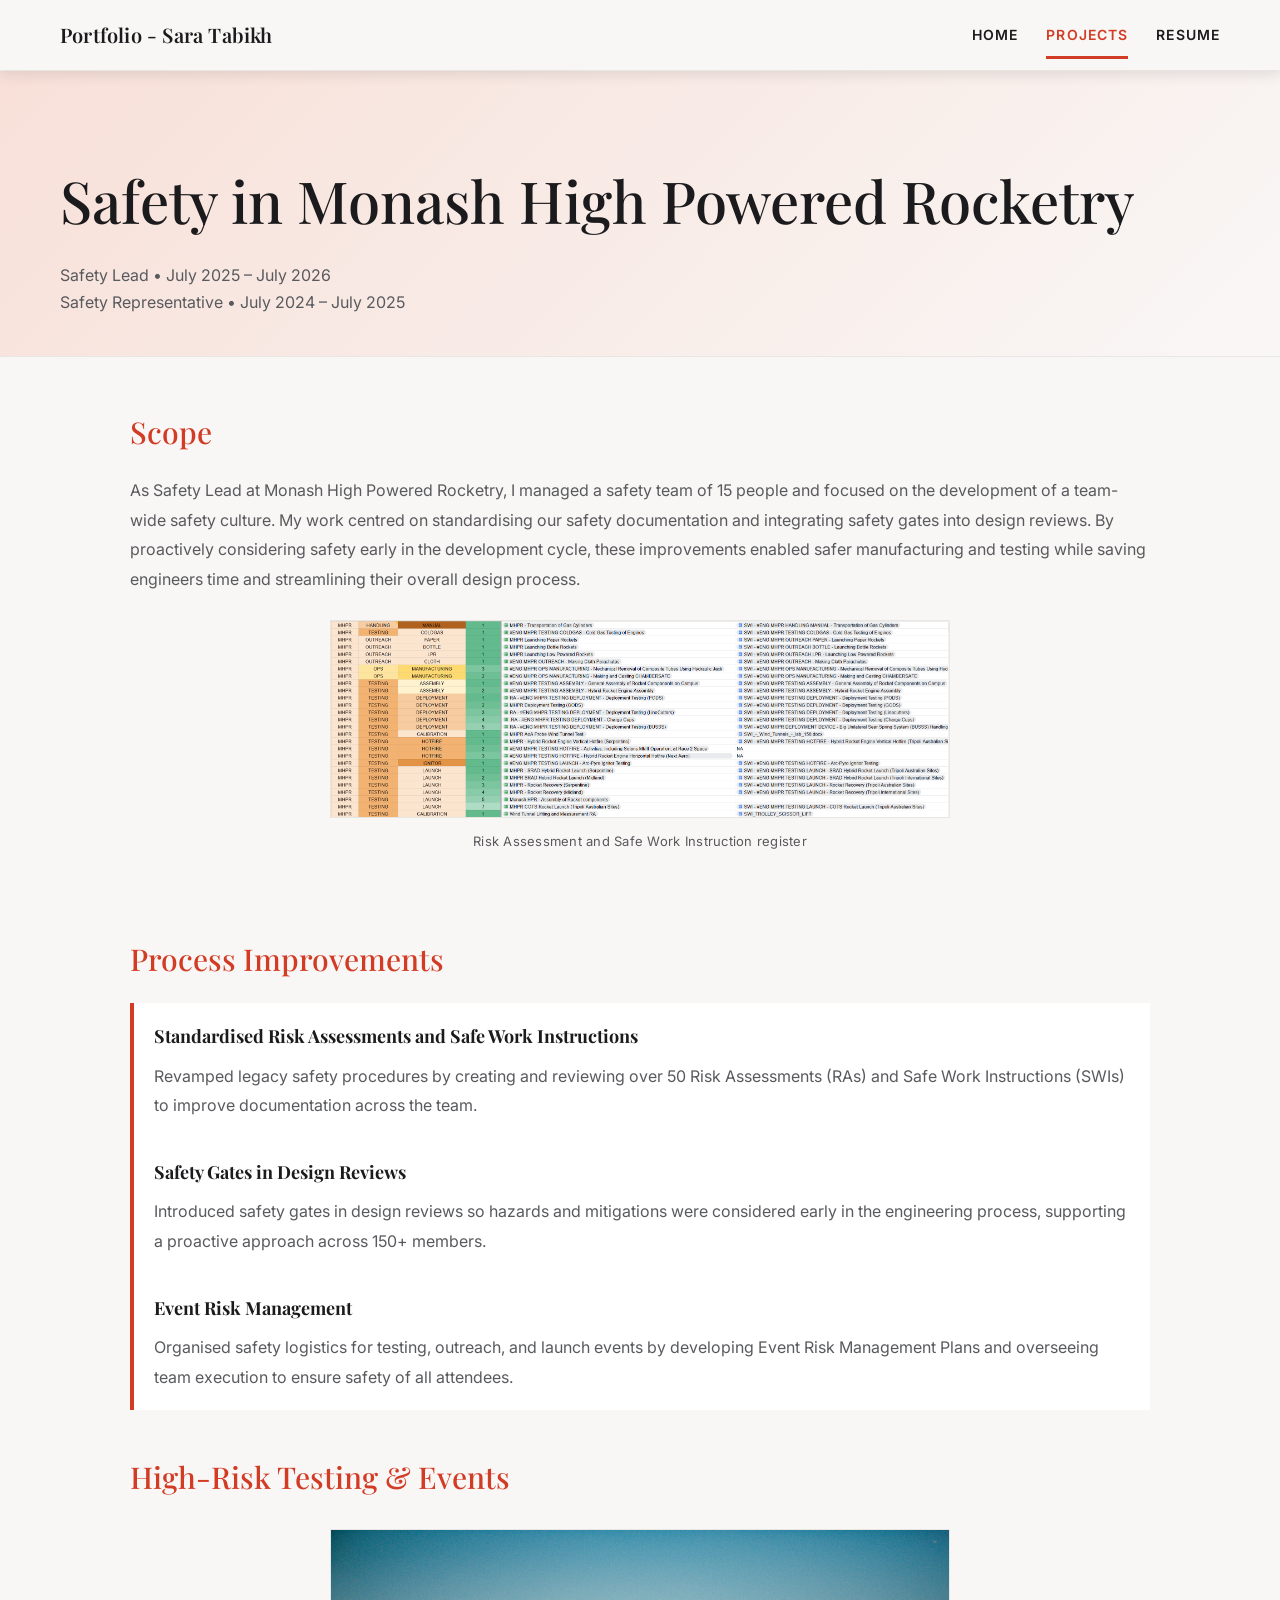
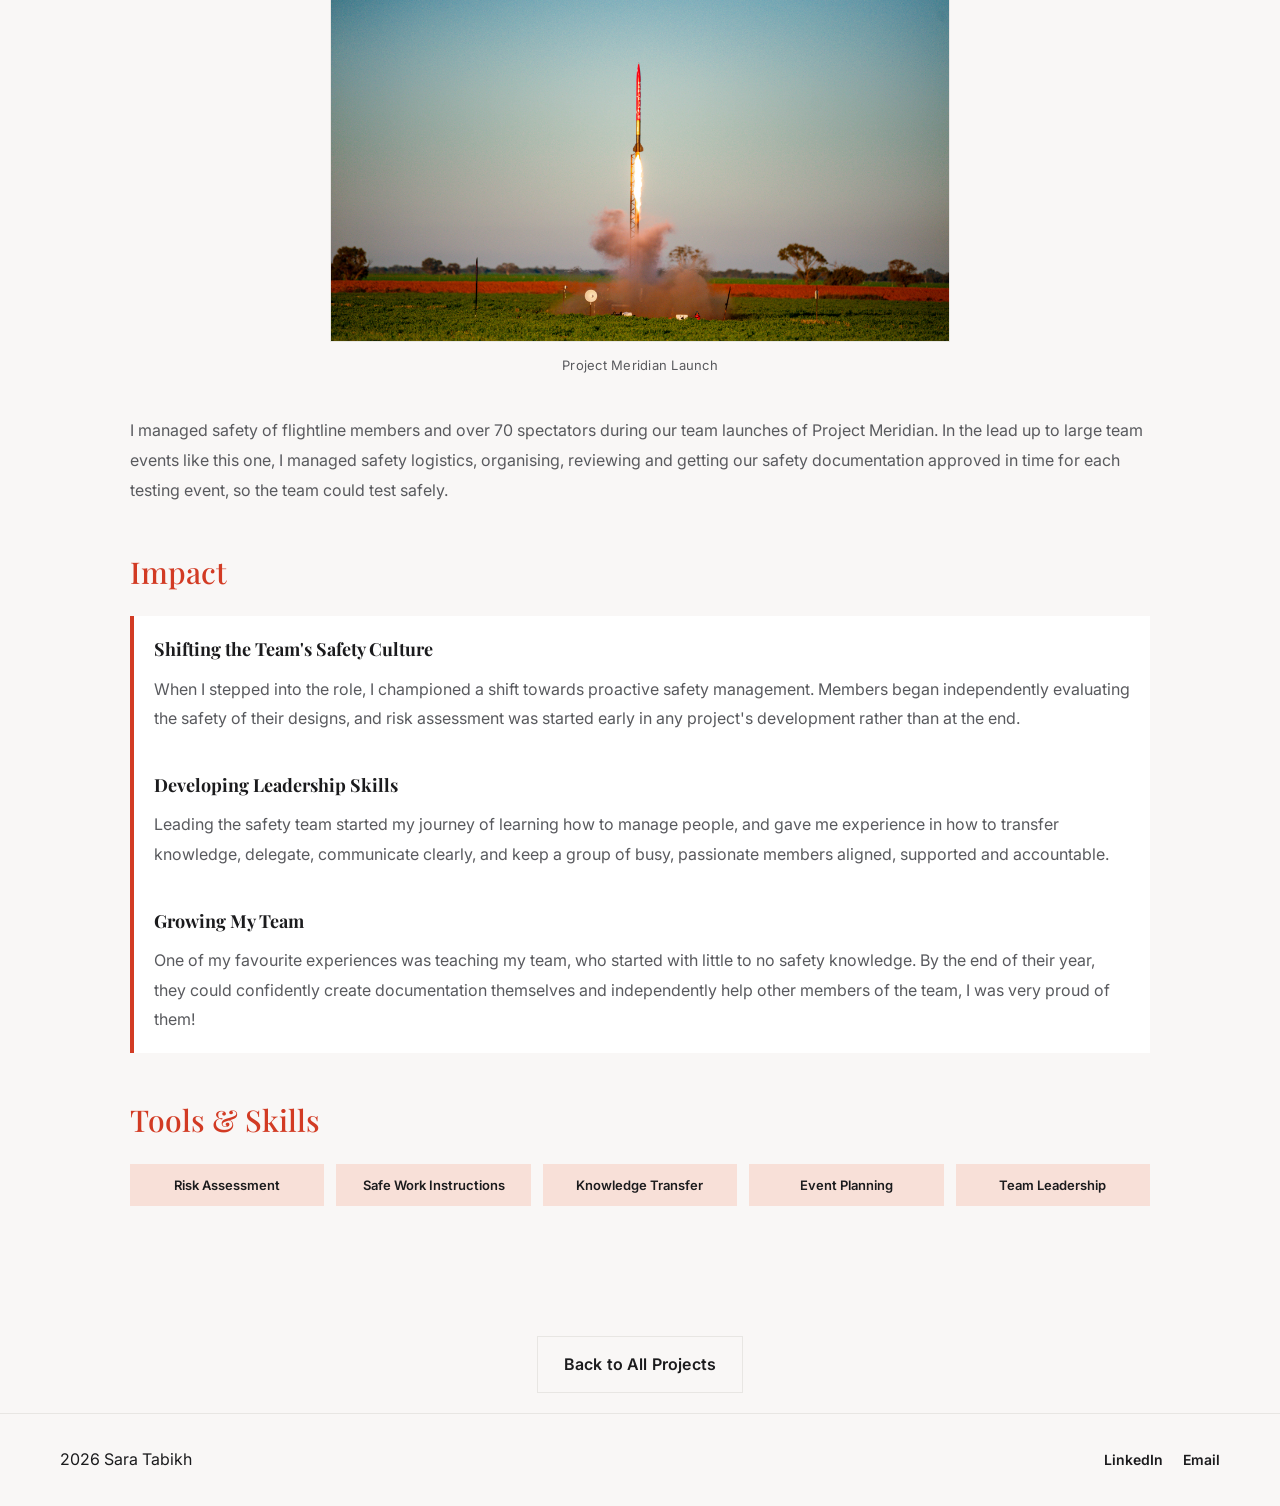
<file: project-safety-mhpr.html>
﻿<!DOCTYPE html>
<html lang="en">
<head>
    <meta charset="UTF-8">
    <meta name="viewport" content="width=device-width, initial-scale=1.0">
    <title>Safety in MHPR — Sara</title>
    <link rel="stylesheet" href="style.css">
    <link rel="stylesheet" href="project-styles.css">
</head>
<body>
    <nav class="navbar">
        <div class="container nav-container">
            <div class="nav-brand"><a href="index.html">Portfolio - Sara Tabikh</a></div>
            <ul class="nav-tabs">
                <li><a href="index.html" class="tab-link">Home</a></li>
                <li class="nav-dropdown">
                    <a href="projects.html" class="tab-link active">Projects</a>
                    <div class="dropdown-menu">
                        <a href="project-safety-mhpr.html">Safety in MHPR</a>
                        <a href="project-solaris-mkiii.html">Solaris MkIII</a>
                        <a href="project-zenith.html">Project Zenith</a>
                        <a href="project-motorsport.html">Monash Motorsport</a>
                        <a href="project-intakes.html">Resonance in Supersonic Intakes</a>
                        <a href="project-bigbino.html">Bigbino Engine</a>
                    </div>
                </li>
                <li><a href="Resume%20-%20Sara%20Tabikh.pdf" class="tab-link resume-link" target="_blank">Resume</a></li>
            </ul>
        </div>
    </nav>

    <main class="project-main">
        <section class="project-hero">
            <div class="container">
                <h1>Safety in Monash High Powered Rocketry</h1>
                <p class="project-meta">Safety Lead • July 2025 – July 2026</p>
                <p class="project-meta">Safety Representative • July 2024 – July 2025</p>
            </div>
        </section>

        <div class="container project-content">
            <div class="project-grid">
                <div class="project-main-content">
                    <section class="project-section">
                        <h2>Scope</h2>
                        <p>
                        As Safety Lead at Monash High Powered Rocketry, I managed a safety team of 15 people and focused on the development of a team-wide safety culture. My work centred on standardising our safety documentation and integrating safety gates into design reviews. By proactively considering safety early in the development cycle, these improvements enabled safer manufacturing and testing while saving engineers time and streamlining their overall design process.                        
                        </p>
                        <figure class="image-figure image-figure--single">
                            <img src="images/safety-ras.png" alt="Risk Assessment and Safe Work Instruction register" class="project-image">
                            <figcaption class="image-caption">Risk Assessment and Safe Work Instruction register</figcaption>
                        </figure>
                    </section>

                    <section class="project-section">
                        <h2>Process Improvements</h2>
                        <div class="achievement-item">
                            <h4>Standardised Risk Assessments and Safe Work Instructions</h4>
                            <p>
                                Revamped legacy safety procedures by creating and reviewing over 50 Risk Assessments (RAs) and Safe Work Instructions (SWIs) to improve documentation across the team.
                            </p>
                        </div>
                        <div class="achievement-item">
                            <h4>Safety Gates in Design Reviews</h4>
                            <p>
                                Introduced safety gates in design reviews so hazards and mitigations were considered early in the engineering process, supporting a proactive approach across 150+ members.
                            </p>
                        </div>
                        <div class="achievement-item">
                            <h4>Event Risk Management</h4>
                            <p>
                                Organised safety logistics for testing, outreach, and launch events by developing Event Risk Management Plans and overseeing team execution to ensure safety of all attendees.
                            </p>
                        </div>
                    </section>

                    <section class="project-section">
                        <h2>High-Risk Testing & Events</h2>
                        <figure class="image-figure image-figure--single">
                            <img src="images/meridian-launch-1.jpg" alt="Meridian launch" class="project-image">
                            <figcaption class="image-caption">Project Meridian Launch</figcaption>
                        </figure>
                        <p>
                            I managed safety of flightline members and over 70 spectators during our team launches of Project Meridian. In the lead up to large team events like this one, I managed safety logistics, organising, reviewing and getting our safety documentation approved in time for each testing event, so the team could test safely. 
                        </p>
                    </section>

                    <section class="project-section">
                        <h2>Impact</h2>
                        <div class="achievement-item">
                            <h4>Shifting the Team's Safety Culture</h4>
                            <p>
                                When I stepped into the role, I championed a shift towards proactive safety management. Members began independently evaluating the safety of their designs, and risk assessment was started early in any project's development rather than at the end.
                            </p>
                        </div>
                        <div class="achievement-item">
                            <h4>Developing Leadership Skills</h4>
                            <p>
                                Leading the safety team started my journey of learning how to manage people, and gave me experience in how to transfer knowledge, delegate, communicate clearly, and keep a group of busy, passionate members aligned, supported and accountable.
                            </p>
                        </div>
                        <div class="achievement-item">
                            <h4>Growing My Team</h4>
                            <p>
                                One of my favourite experiences was teaching my team, who started with little to no safety knowledge. By the end of their year, they could confidently create documentation themselves and independently help other members of the team, I was very proud of them!
                            </p>
                        </div>
                    </section>

                    <section class="project-section">
                        <h2>Tools & Skills</h2>
                        <div class="tools-grid">
                            <span class="tool-tag">Risk Assessment</span>
                            <span class="tool-tag">Safe Work Instructions</span>
                            <span class="tool-tag">Knowledge Transfer</span>
                            <span class="tool-tag">Event Planning</span>
                            <span class="tool-tag">Team Leadership</span>
                        </div>
                    </section>
                </div>
            </div>
        </div>
        <div class="container" style="padding: 40px 0 20px; text-align: center;">
            <a href="projects.html#all-projects" class="btn btn-secondary">Back to All Projects</a>
        </div>
    </main>

    <footer class="footer">
        <div class="container footer-content">
            <p>2026 Sara Tabikh</p>
            <div class="footer-links">
                <a href="https://www.linkedin.com/in/sara-tabikh-1202411ab" target="_blank">LinkedIn</a>
                <a href="mailto:saratabikh1@gmail.com">Email</a>
            </div>
        </div>
    </footer>

    <script src="script.js"></script>
</body>
</html>
</file>
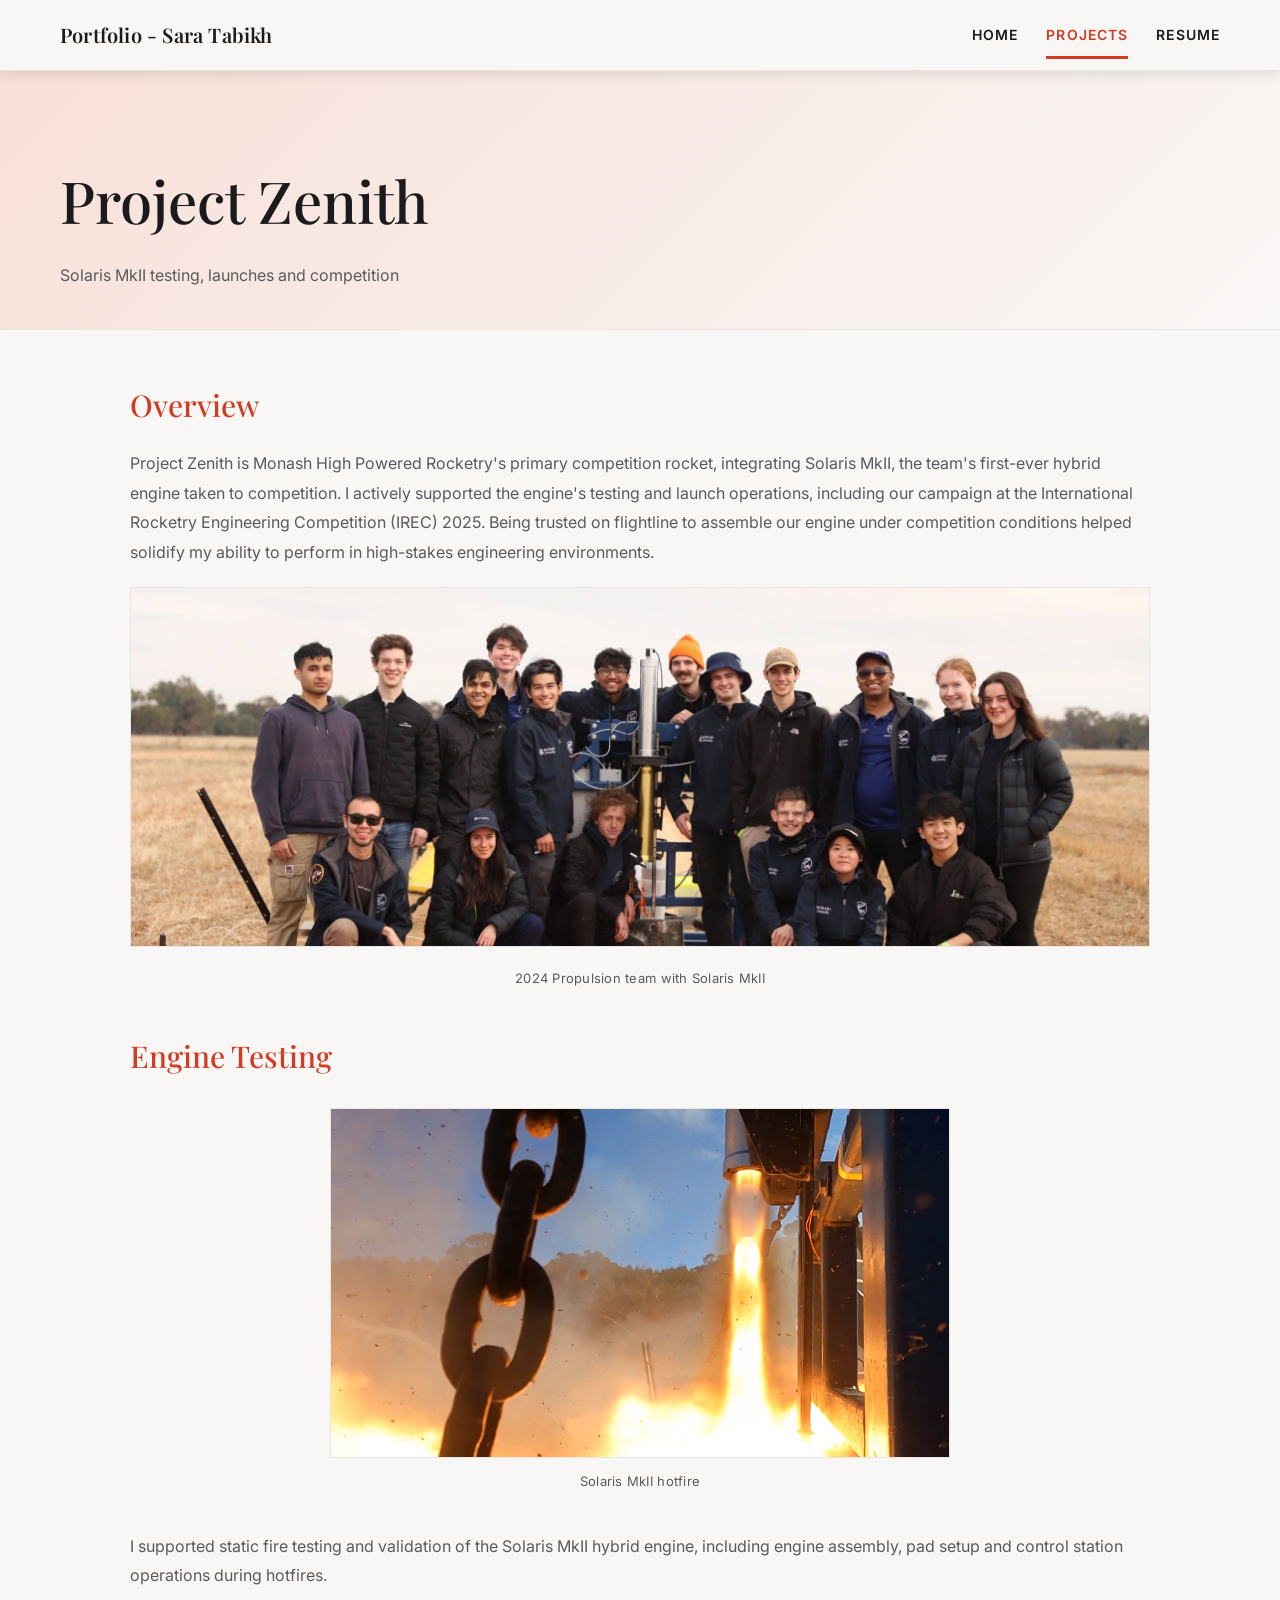
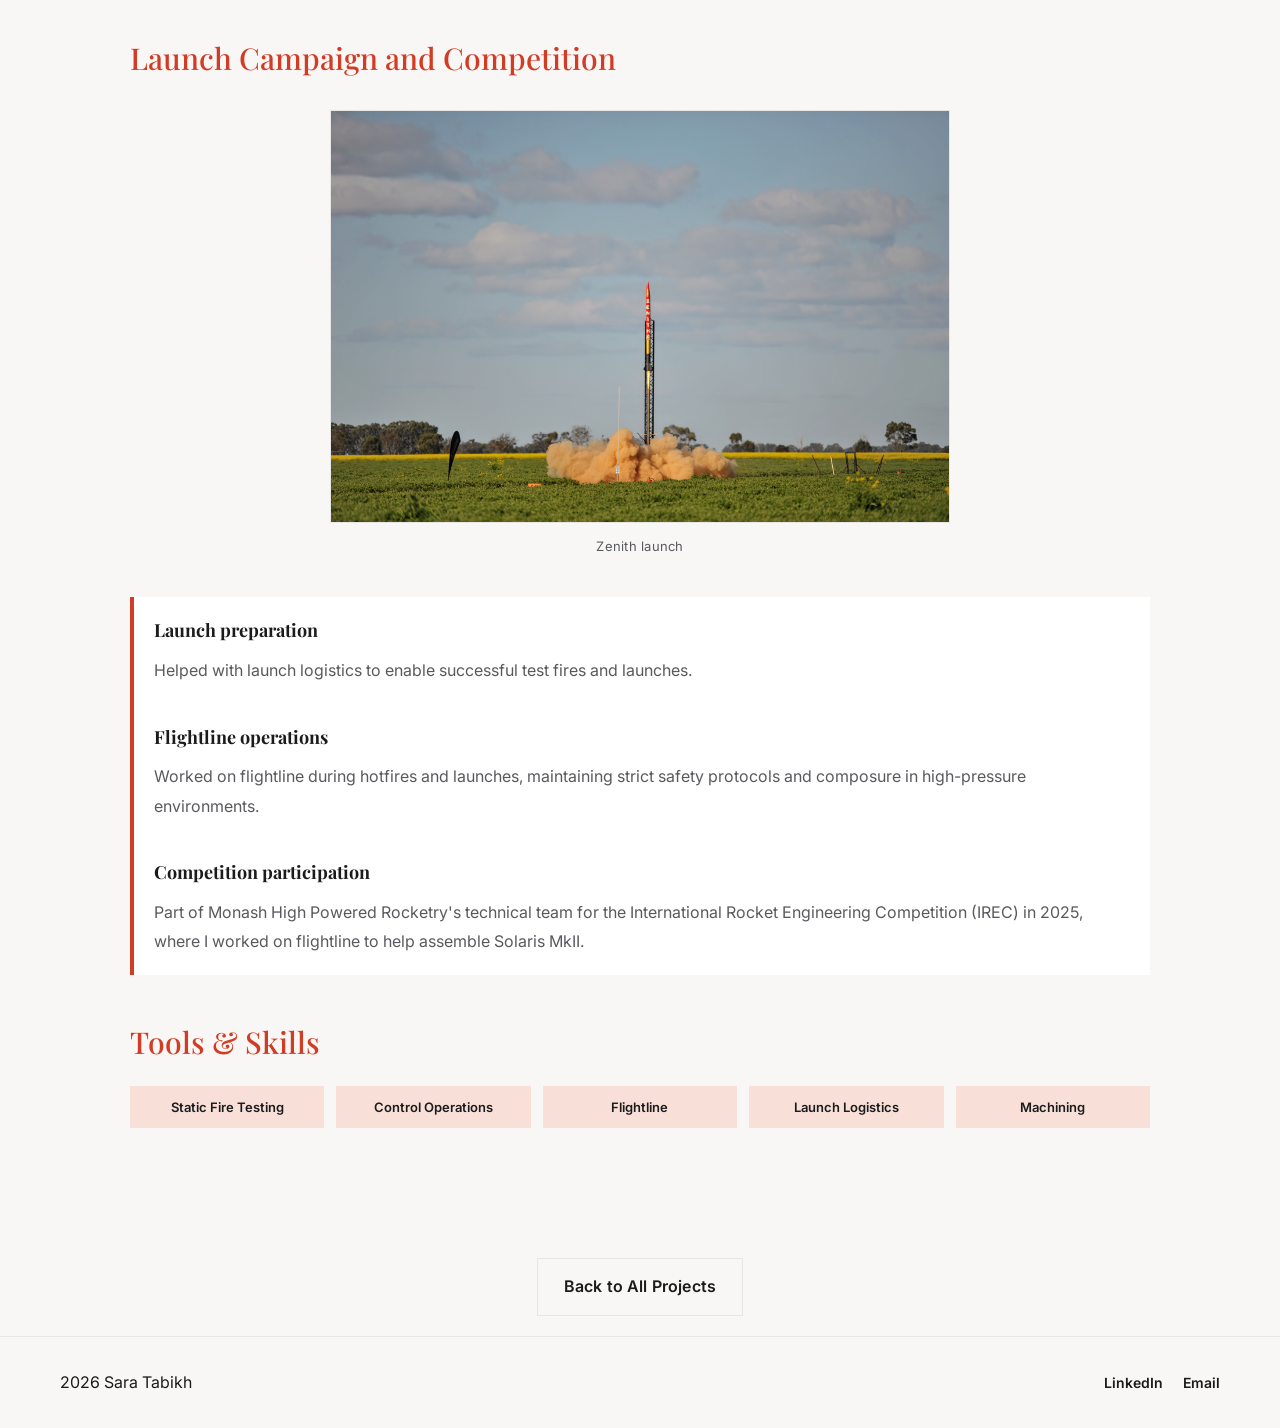
<file: project-zenith.html>
﻿<!DOCTYPE html>
<html lang="en">
<head>
    <meta charset="UTF-8">
    <meta name="viewport" content="width=device-width, initial-scale=1.0">
    <title>Project Zenith — Sara</title>
    <link rel="stylesheet" href="style.css">
    <link rel="stylesheet" href="project-styles.css">
</head>
<body>
    <nav class="navbar">
        <div class="container nav-container">
            <div class="nav-brand"><a href="index.html">Portfolio - Sara Tabikh</a></div>
            <ul class="nav-tabs">
                <li><a href="index.html" class="tab-link">Home</a></li>
                <li class="nav-dropdown">
                    <a href="projects.html" class="tab-link active">Projects</a>
                    <div class="dropdown-menu">
                        <a href="project-safety-mhpr.html">Safety in MHPR</a>
                        <a href="project-solaris-mkiii.html">Solaris MkIII</a>
                        <a href="project-zenith.html">Project Zenith</a>
                        <a href="project-motorsport.html">Monash Motorsport</a>
                        <a href="project-intakes.html">Resonance in Supersonic Intakes</a>
                        <a href="project-bigbino.html">Bigbino Engine</a>
                    </div>
                </li>
                <li><a href="Resume%20-%20Sara%20Tabikh.pdf" class="tab-link resume-link" target="_blank">Resume</a></li>
            </ul>
        </div>
    </nav>

    <main class="project-main">
        <section class="project-hero">
            <div class="container">
                <h1>Project Zenith</h1>
                <p class="project-meta">Solaris MkII testing, launches and competition</p>
            </div>
        </section>

        <div class="container project-content">
            <div class="project-grid">
                <div class="project-main-content">
                    <section class="project-section">
                        <h2>Overview</h2>
                        <p>
                            Project Zenith is Monash High Powered Rocketry's primary competition rocket, integrating Solaris MkII, the team's first-ever hybrid engine taken to competition. I actively supported the engine's testing and launch operations, including our campaign at the International Rocketry Engineering Competition (IREC) 2025. Being trusted on flightline to assemble our engine under competition conditions helped solidify my ability to perform in high-stakes engineering environments.
                        </p>
                         <figure class="image-figure">
                            <img src="images/solaris-mkii-zenith-team-image.jpg" alt="Solaris MkII team" class="project-image">
                            <figcaption class="image-caption">2024 Propulsion team with Solaris MkII</figcaption>
                        </figure>
                    </section>

                    <section class="project-section">
                        <h2>Engine Testing</h2>
                        <figure class="image-figure image-figure--single">
                            <img src="images/solaris-mkii-hotfire.png" alt="Solaris MkII testing" class="project-image">
                            <figcaption class="image-caption">Solaris MkII hotfire</figcaption>
                        </figure>
                        <p>
                            I supported static fire testing and validation of the Solaris MkII hybrid engine, including engine assembly, pad setup and control station operations during hotfires.
                        </p>
                    </section>

                    <section class="project-section">
                        <h2>Launch Campaign and Competition</h2>
                        <figure class="image-figure image-figure--single">
                            <img src="images/zenith-launch.jpg" alt="Zenith launch" class="project-image">
                            <figcaption class="image-caption">Zenith launch</figcaption>
                        </figure>
                        <div class="achievement-item">
                            <h4>Launch preparation</h4>
                            <p>
                                Helped with launch logistics to enable successful test fires and launches.
                            </p>
                        </div>
                        <div class="achievement-item">
                            <h4>Flightline operations</h4>
                            <p>
                                Worked on flightline during hotfires and launches, maintaining strict safety protocols and composure in high-pressure environments.
                            </p>
                        </div>
                        <div class="achievement-item">
                            <h4>Competition participation</h4>
                            <p>
                                Part of Monash High Powered Rocketry's technical team for the International Rocket Engineering Competition (IREC) in 2025, where I worked on flightline to help assemble Solaris MkII.
                            </p>
                        </div>
                    </section>

                    <section class="project-section">
                        <h2>Tools & Skills</h2>
                        <div class="tools-grid">
                            <span class="tool-tag">Static Fire Testing</span>
                            <span class="tool-tag">Control Operations</span>
                            <span class="tool-tag">Flightline</span>
                            <span class="tool-tag">Launch Logistics</span>
                            <span class="tool-tag">Machining</span>
                        </div>
                    </section>
                </div>
            </div>
        </div>
        <div class="container" style="padding: 40px 0 20px; text-align: center;">
            <a href="projects.html#all-projects" class="btn btn-secondary">Back to All Projects</a>
        </div>
    </main>

    <footer class="footer">
        <div class="container footer-content">
            <p>2026 Sara Tabikh</p>
            <div class="footer-links">
                <a href="https://www.linkedin.com/in/sara-tabikh-1202411ab" target="_blank">LinkedIn</a>
                <a href="mailto:saratabikh1@gmail.com">Email</a>
            </div>
        </div>
    </footer>

    <script src="script.js"></script>
</body>
</html>
</file>
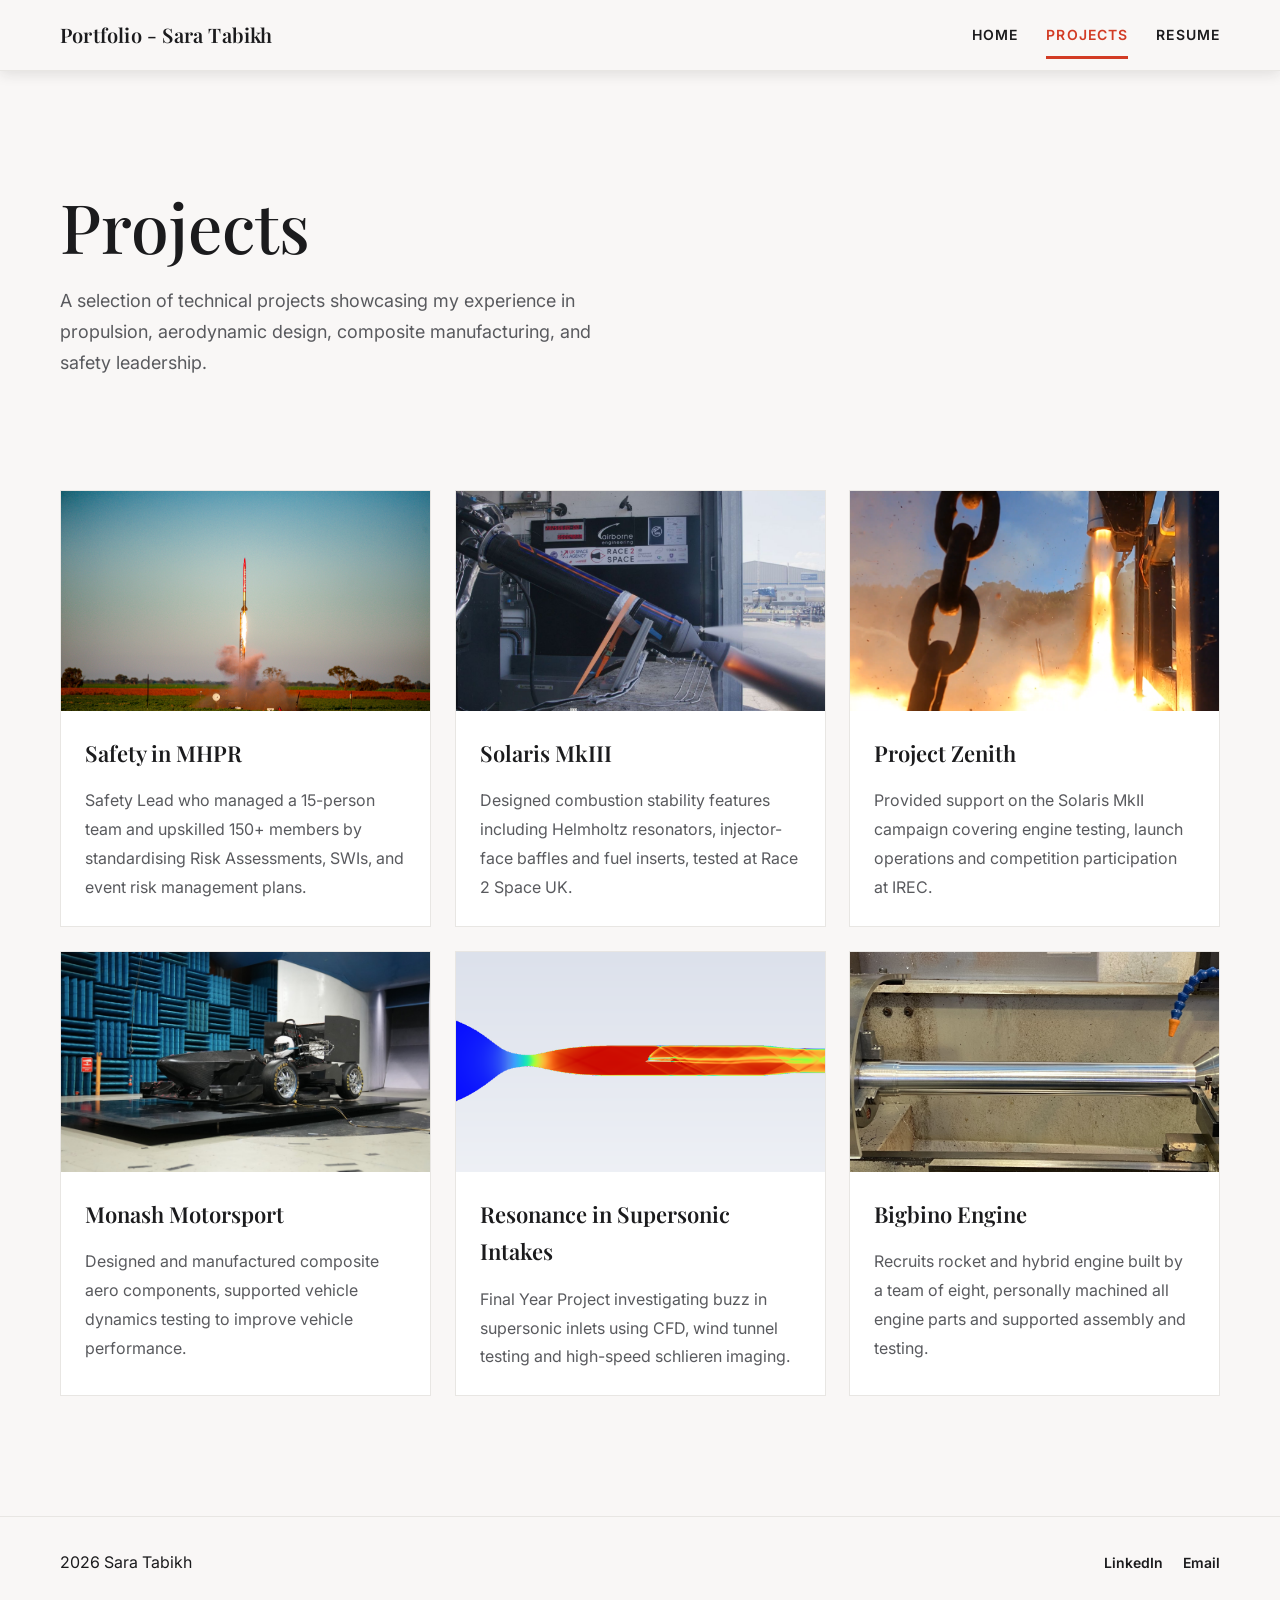
<file: projects.html>
﻿<!DOCTYPE html>
<html lang="en">
<head>
    <meta charset="UTF-8">
    <meta name="viewport" content="width=device-width, initial-scale=1.0">
    <title>Projects — Sara</title>
    <link rel="stylesheet" href="style.css">
</head>
<body>
    <nav class="navbar">
        <div class="container nav-container">
            <div class="nav-brand"><a href="index.html">Portfolio - Sara Tabikh</a></div>
            <ul class="nav-tabs">
                <li><a href="index.html" class="tab-link">Home</a></li>
                <li class="nav-dropdown">
                    <a href="projects.html" class="tab-link active">Projects</a>
                    <div class="dropdown-menu">
                        <a href="project-safety-mhpr.html">Safety in MHPR</a>
                        <a href="project-solaris-mkiii.html">Solaris MkIII</a>
                        <a href="project-zenith.html">Project Zenith</a>
                        <a href="project-motorsport.html">Monash Motorsport</a>
                        <a href="project-intakes.html">Resonance in Supersonic Intakes</a>
                        <a href="project-bigbino.html">Bigbino Engine</a>
                    </div>
                </li>
                <li><a href="Resume%20-%20Sara%20Tabikh.pdf" class="tab-link resume-link" target="_blank">Resume</a></li>
            </ul>
        </div>
    </nav>

    <main class="main-content">
        <section class="hero hero-compact">
            <div class="container hero-grid">
                <div class="hero-copy">
                    <p class="eyebrow"></p>
                    <h1>Projects</h1>
                    <p class="hero-description">
                        A selection of technical projects showcasing my experience in propulsion, aerodynamic design, composite manufacturing, and safety leadership.
                    </p>
                </div>
            </div>
        </section>

        <section class="summary-section">
            <div class="container" id="all-projects">
                <div class="projects-grid">
                    <a href="project-safety-mhpr.html" class="project-tile">
                        <img src="images/meridian-launch-1.jpg" alt="Safety in MHPR" class="project-card-image">
                        <div class="project-card-body">
                            <h3>Safety in MHPR</h3>
                            <p>Safety Lead who managed a 15-person team and upskilled 150+ members by standardising Risk Assessments, SWIs, and event risk management plans.</p>
                        </div>
                    </a>
                    <a href="project-solaris-mkiii.html" class="project-tile">
                        <img src="images/mkiii-test.jpg" alt="Solaris MkIII" class="project-card-image">
                        <div class="project-card-body">
                            <h3>Solaris MkIII</h3>
                            <p>Designed combustion stability features including Helmholtz resonators, injector-face baffles and fuel inserts, tested at Race 2 Space UK.</p>
                        </div>
                    </a>
                    <a href="project-zenith.html" class="project-tile">
                        <img src="images/solaris-mkii-hotfire.png" alt="Project Zenith" class="project-card-image">
                        <div class="project-card-body">
                            <h3>Project Zenith</h3>
                            <p>Provided support on the Solaris MkII campaign covering engine testing, launch operations and competition participation at IREC.</p>
                        </div>
                    </a>
                    <a href="project-motorsport.html" class="project-tile">
                        <img src="images/project-motorsport-image-header.jpg" alt="Monash Motorsport" class="project-card-image">
                        <div class="project-card-body">
                            <h3>Monash Motorsport</h3>
                            <p>Designed and manufactured composite aero components, supported vehicle dynamics testing to improve vehicle performance.</p>
                        </div>
                    </a>
                    <a href="project-intakes.html" class="project-tile">
                        <img src="images/inlets_project_pic.png" alt="Resonance in Supersonic Intakes" class="project-card-image">
                        <div class="project-card-body">
                            <h3>Resonance in Supersonic Intakes</h3>
                            <p>Final Year Project investigating buzz in supersonic inlets using CFD, wind tunnel testing and high-speed schlieren imaging.</p>
                        </div>
                    </a>
                    <a href="project-bigbino.html" class="project-tile">
                        <img src="images/bigbino-machining.jpg" alt="Bigbino Engine machining" class="project-card-image">
                        <div class="project-card-body">
                            <h3>Bigbino Engine</h3>
                            <p>Recruits rocket and hybrid engine built by a team of eight, personally machined all engine parts and supported assembly and testing.</p>
                        </div>
                    </a>
                </div>
            </div>
        </section>
    </main>

    <footer class="footer">
        <div class="container footer-content">
            <p>2026 Sara Tabikh</p>
            <div class="footer-links">
                <a href="https://www.linkedin.com/in/sara-tabikh-1202411ab" target="_blank">LinkedIn</a>
                <a href="mailto:saratabikh1@gmail.com">Email</a>
            </div>
        </div>
    </footer>

    <script src="script.js"></script>
</body>
</html>
</file>
<file: style.css>
﻿@import url('https://fonts.googleapis.com/css2?family=Playfair+Display:wght@400;500;600;700&family=Inter:wght@400;500;600;700&display=swap');

:root {
    --cream: #f9f7f6;
    --surface: #fdfdfc;
    --accent: #d23b24;
    --accent-hover: #b32a1a;
    --accent-soft: #f8e0d8; /*pink f8e0d8 blue d8e8f8*/
    --text: #1b1b1d;
    --muted: #595a5e;
    --border: #e8e6e3;
    --button: #d23b24;
    --button-hover: #b32a1a;
    --card: #ffffff;
    --shadow: rgba(25, 25, 28, 0.1);
    --font-serif: 'Playfair Display', Georgia, 'Times New Roman', serif;
    --font-sans: 'Inter', system-ui, -apple-system, BlinkMacSystemFont, 'Segoe UI', sans-serif;
}

* {
    margin: 0;
    padding: 0;
    box-sizing: border-box;
}

html {
    scroll-behavior: smooth;
}

body {
    font-family: var(--font-sans);
    background-color: var(--cream);
    color: var(--text);
    line-height: 1.7;
    -webkit-font-smoothing: antialiased;
}

.container {
    max-width: 1200px;
    margin: 0 auto;
    padding: 0 20px;
}

.navbar {
    background-color: var(--cream);
    border-bottom: 1px solid var(--border);
    position: sticky;
    top: 0;
    z-index: 100;
    box-shadow: 0 4px 12px var(--shadow);
}

.navbar .container {
    display: flex;
    justify-content: space-between;
    align-items: center;
    padding: 18px 20px;
}

.nav-brand a {
    text-decoration: none;
    font-family: var(--font-serif);
    font-size: 20px;
    font-weight: 600;
    letter-spacing: 0.01em;
    color: var(--text);
}

.nav-tabs {
    display: flex;
    list-style: none;
    gap: 28px;
    align-items: center;
}

.tab-link {
    text-decoration: none;
    color: var(--text);
    font-weight: 600;
    font-size: 14px;
    letter-spacing: 0.08em;
    text-transform: uppercase;
    padding: 8px 0;
    transition: color 0.25s ease;
}

.tab-link:hover,
.tab-link.active {
    color: var(--accent);
}

.nav-dropdown {
    position: relative;
}

/* invisible bridge so hover doesn't drop off when moving from the tab to the menu */
.nav-dropdown::before {
    content: "";
    position: absolute;
    left: 0;
    right: 0;
    top: 100%;
    height: 10px;
}

.dropdown-menu {
    display: none;
    position: absolute;
    top: 100%;
    left: 0;
    width: 240px;
    background-color: var(--card);
    border: 1px solid var(--border);
    border-radius: 0;
    box-shadow: 0 14px 32px rgba(0, 0, 0, 0.12);
    padding: 8px 0;
    margin-top: 6px;
    z-index: 200;
}

.nav-dropdown:hover .dropdown-menu {
    display: block;
}

.nav-dropdown.open .dropdown-menu {
    display: block;
}

@media (max-width: 768px) {
    .nav-dropdown:hover .dropdown-menu {
        display: none;
    }
}

.dropdown-menu a {
    display: block;
    padding: 12px 18px;
    color: var(--text);
    text-decoration: none;
    font-size: 14px;
    transition: background 0.2s ease, color 0.2s ease;
}

.dropdown-menu a:hover {
    background-color: var(--accent-soft);
    color: var(--accent-hover);
}

/* Active tab underline */
.tab-link.active {
    position: relative;
}

.tab-link.active::after {
    content: "";
    position: absolute;
    left: 0;
    right: 0;
    height: 3px;
    background: var(--accent);
    bottom: -8px;
    border-radius: 0;
}

.btn {
    display: inline-flex;
    align-items: center;
    justify-content: center;
    padding: 14px 26px;
    border-radius: 0;
    text-decoration: none;
    transition: transform 0.2s ease, background 0.2s ease, box-shadow 0.2s ease;
    font-weight: 600;
    letter-spacing: 0.01em;
}

.btn:hover {
    transform: translateY(-2px);
}

.btn-primary {
    background-color: var(--button);
    color: #ffffff;
    box-shadow: 0 8px 18px rgba(210, 59, 36, 0.28);
}

.btn-primary:hover {
    background-color: var(--button-hover);
}

.btn-secondary {
    background-color: transparent;
    color: var(--text);
    border: 1px solid var(--border);
}

.btn-secondary:hover {
    border-color: var(--text);
}

.hero {
    padding: 100px 0 80px;
    position: relative;
    overflow: visible;
}

.hero-grid {
    display: grid;
    grid-template-columns: repeat(4, minmax(0, 1fr));
    gap: 22px;
    align-items: start;
}

.hero-copy {
    grid-column: 1 / 3;
    max-width: 560px; /* tighter text column */
}

.eyebrow {
    text-transform: uppercase;
    letter-spacing: 0.2em;
    font-size: 12px;
    font-weight: 600;
    color: var(--accent);
    margin-bottom: 20px;
}

.hero-copy h1 {
    font-family: var(--font-serif);
    font-size: clamp(44px, 6vw, 68px);
    font-weight: 500;
    line-height: 1.02;
    margin-bottom: 26px;
}

.hero-description {
    max-width: 720px;
    font-size: 18px;
    color: var(--muted);
    margin-bottom: 32px;
}

.hero-actions {
    display: flex;
    gap: 16px;
    flex-wrap: wrap;
}

/* tighter hero for the Projects page */
.hero-compact {
    padding-bottom: 20px;
}

.summary-section {
    padding: 20px 0 120px;
}

/* Hero photo (spans columns 3-4, aligned to the project highlight cards) */
.hero-float {
    grid-column: 3 / 5;
    width: 100%;
    border-radius: 0;
    box-shadow: 0 18px 36px rgba(25, 25, 28, 0.14);
    align-self: stretch;
}

.hero-float img {
    display: block;
    width: 100%;
    height: 100%;
    object-fit: cover;
    object-position: 50% 0%;
}

@media (max-width: 1180px) {
    .hero-grid {
        grid-template-columns: 1fr;
        gap: 36px;
    }

    .hero-copy {
        grid-column: auto;
        max-width: 100%;
    }

    .hero-float {
        grid-column: auto;
        max-width: 100%;
        align-self: auto;
    }

    .hero-float img {
        height: auto;
        object-fit: fill;
    }

    .summary-grid {
        grid-template-columns: repeat(3, minmax(0, 1fr));
    }
}

.summary-section h2,
.skills-section h2 {
    font-family: var(--font-serif);
    font-size: clamp(30px, 4vw, 38px);
    font-weight: 500;
    margin-bottom: 30px;
}

.summary-grid {
    display: grid;
    grid-template-columns: repeat(4, minmax(0, 1fr));
    gap: 22px;
}

.summary-card {
    background-color: var(--card);
    border: 1px solid var(--border);
    border-radius: 0;
    padding: 30px;
    box-shadow: 0 10px 30px rgba(0, 0, 0, 0.04);
    transition: transform 0.25s ease, box-shadow 0.25s ease;
}

.summary-card:hover {
    transform: translateY(-4px);
    box-shadow: 0 18px 40px rgba(25, 25, 28, 0.08);
}

.summary-card h3 {
    font-family: var(--font-serif);
    font-size: 20px;
    font-weight: 600;
    margin-bottom: 12px;
    color: var(--button);
}

.summary-card p {
    color: var(--muted);
    line-height: 1.8;
}

.skills-section {
    padding-bottom: 120px;
}

.skills-grid {
    display: grid;
    grid-template-columns: repeat(auto-fit, minmax(250px, 1fr));
    gap: 22px;
}

.skill-card {
    background-color: var(--card);
    border: 1px solid var(--border);
    border-radius: 0;
    padding: 30px;
    box-shadow: 0 10px 30px rgba(0, 0, 0, 0.04);
    transition: transform 0.25s ease, box-shadow 0.25s ease;
}

.skill-card:hover {
    transform: translateY(-4px);
    box-shadow: 0 18px 40px rgba(25, 25, 28, 0.08);
}

.skill-card h3 {
    font-family: var(--font-serif);
    font-size: 20px;
    font-weight: 600;
    margin-bottom: 16px;
    color: var(--button);
}

.skill-list {
    list-style: none;
    display: flex;
    flex-wrap: wrap;
    gap: 8px;
}

.skill-list li {
    background-color: var(--accent-soft);
    color: var(--text);
    border-radius: 0;
    padding: 6px 14px;
    font-size: 14px;
}

.projects-grid {
    display: grid;
    grid-template-columns: repeat(auto-fit, minmax(280px, 1fr));
    gap: 24px;
    margin-top: 40px;
}

.project-tile {
    display: block;
    background-color: var(--card);
    border: 1px solid var(--border);
    border-radius: 0;
    overflow: hidden;
    text-decoration: none;
    color: inherit;
    transition: transform 0.25s ease, box-shadow 0.25s ease;
}

.project-tile:hover {
    transform: translateY(-4px);
    box-shadow: 0 18px 40px rgba(25, 25, 28, 0.08);
}

.project-card-image {
    min-height: 220px;
    display: grid;
    place-items: center;
    background-color: var(--accent-soft);
    color: var(--muted);
    font-size: 14px;
    font-style: italic;
    text-transform: uppercase;
    letter-spacing: 0.08em;
}

.project-card-image[src] {
    display: block;
    width: 100%;
    height: 220px;
    object-fit: cover;
    background-color: transparent;
}

.project-card-body {
    padding: 24px;
}

.project-card-body h3 {
    font-family: var(--font-serif);
    font-size: 22px;
    font-weight: 600;
    margin-bottom: 14px;
}

.project-card-body p {
    color: var(--muted);
    line-height: 1.8;
}

.footer {
    background-color: var(--cream);
    border-top: 1px solid var(--border);
    padding: 32px 0;
}

.footer-content {
    display: flex;
    justify-content: space-between;
    align-items: center;
    gap: 20px;
}

.footer-links {
    display: flex;
    gap: 20px;
}

.footer-links a {
    color: var(--text);
    text-decoration: none;
    font-weight: 600;
    font-size: 14px;
    transition: color 0.2s ease;
}

.footer-links a:hover {
    color: var(--accent);
}

/* Scroll reveal */
html.js .reveal {
    opacity: 0;
    transform: translateY(30px);
    transition: opacity 0.7s cubic-bezier(0.22, 0.61, 0.36, 1),
                transform 0.7s cubic-bezier(0.22, 0.61, 0.36, 1);
    will-change: opacity, transform;
}

html.js .reveal.in-view {
    opacity: 1;
    transform: none;
}

/* Hero entrance */
@keyframes rise {
    from { opacity: 0; transform: translateY(26px); }
    to { opacity: 1; transform: none; }
}

.hero-copy {
    animation: rise 0.8s cubic-bezier(0.22, 0.61, 0.36, 1) both;
}

.hero-float {
    animation: rise 0.8s cubic-bezier(0.22, 0.61, 0.36, 1) 0.12s both;
}

@media (prefers-reduced-motion: reduce) {
    html { scroll-behavior: auto; }
    html.js .reveal {
        opacity: 1;
        transform: none;
        transition: none;
    }
    .hero-copy,
    .hero-float {
        animation: none;
    }
}

@media (max-width: 900px) {
    .navbar .container {
        flex-direction: column;
        align-items: stretch;
        gap: 16px;
    }

    .nav-tabs {
        justify-content: center;
        flex-wrap: wrap;
    }

    .hero {
        padding-top: 70px;
    }

    .hero-grid {
        grid-template-columns: 1fr;
    }

    /* hero photo stacks below the copy in single-column layout */

    .hero-copy {
        max-width: 100%;
    }

    .summary-grid {
        grid-template-columns: repeat(2, minmax(0, 1fr));
    }

    .footer-content {
        flex-direction: column;
        align-items: flex-start;
        text-align: left;
    }
}

@media (max-width: 640px) {
    .hero-description {
        font-size: 16px;
    }

    .hero-actions {
        flex-direction: column;
    }

    .summary-grid {
        grid-template-columns: 1fr;
    }

    .project-card-body {
        padding: 20px;
    }

    .footer-content {
        align-items: flex-start;
    }
}

/* Carousel styles */
.carousel-section {
    padding: 40px 0 60px;
}

.carousel-section h2 {
    font-size: 22px;
    margin-bottom: 18px;
}

.carousel {
    position: relative;
    overflow: hidden;
}

.carousel-track {
    display: flex;
    transition: transform 0.56s cubic-bezier(.2,.9,.2,1);
    will-change: transform;
    gap: 0;
}

.carousel-item {
    flex: 0 0 calc(100% / 3);
    padding: 0;
    box-sizing: border-box;
}

.carousel-placeholder {
    height: auto;
    aspect-ratio: 1 / 1;
    border-radius: 0;
    display: grid;
    place-items: center;
    color: var(--muted);
    font-style: italic;
    font-weight: 700;
}

.carousel-item img {
    display: block;
    width: 100%;
    aspect-ratio: 1 / 1;
    object-fit: cover;
    border-right: 1px solid #ffffff;
}

.carousel-item:last-child img {
    border-right: none;
}

.shade-1 { background: #f2efe9; }
.shade-2 { background: #e9e6f0; }
.shade-3 { background: #efe8e6; }
.shade-4 { background: #f6efe6; }
.shade-5 { background: #eceff6; }
.shade-6 { background: #f3f3e8; }

.carousel-control {
    position: absolute;
    top: 10px;
    bottom: 10px;
    width: 56px;
    display: flex;
    align-items: center;
    justify-content: center;
    background: rgba(255, 255, 255, 0.7);
    color: var(--text);
    border: none;
    border-radius: 0;
    opacity: 0;
    transform: translateY(0);
    transition: opacity 0.18s ease, background 0.18s ease;
    cursor: pointer;
    z-index: 400; /* keep controls above hotspots */
}

.carousel-control.left { left: 8px; }
.carousel-control.right { right: 8px; }


/* Show controls only when hovering hotspots or the controls themselves */
.carousel-hotspot.left:hover ~ .carousel-control.left,
.carousel-hotspot.right:hover ~ .carousel-control.right,
.carousel-control.left:hover,
.carousel-control.right:hover {
    opacity: 1;
}

/* full-bleed layout */
.carousel-section.full-bleed {
    width: 100vw;
    margin-left: calc(50% - 50vw);
    margin-right: calc(50% - 50vw);
    padding: 20px 0 0; /* sit right above the footer */
    background: transparent;
}

.carousel-item + .carousel-item .carousel-placeholder,
.carousel-item .carousel-placeholder {
    border-right: 1px solid #ffffff;
}

.carousel-item:last-child .carousel-placeholder {
    border-right: none;
}

/* Hotspot zones that trigger the arrow controls. They cover the leftmost and rightmost one-third of the carousel. */
.carousel-hotspot {
    position: absolute;
    top: 0;
    bottom: 0;
    width: 33.3333%;
    z-index: 100; /* lower than controls so clicks reach buttons */
    pointer-events: auto;
}
.carousel-hotspot.left { left: 0; }
.carousel-hotspot.right { right: 0; }

/* hide hotspots on small screens where touch controls are used */
@media (max-width: 560px) {
    .carousel-hotspot { display: none; }
}

/* Dots (indicator) */
.carousel-dots {
    position: absolute;
    left: 50%;
    transform: translateX(-50%);
    bottom: 12px;
    display: flex;
    gap: 8px;
    z-index: 450;
    align-items: center;
}
.carousel-dots .dot {
    width: 8px;
    height: 8px;
    border-radius: 999px;
    background: #ffffff;
    border: none;
    opacity: 0.9;
    transition: width 220ms ease, background 180ms ease, opacity 180ms ease;
    cursor: pointer;
}
.carousel-dots .dot.active {
    width: 28px; /* dash length when active */
    height: 8px;
    border-radius: 6px;
    background: #ffffff;
    opacity: 1;
}

@media (max-width: 560px) {
    .carousel-dots { bottom: 8px; }
    .carousel-dots .dot.active { width: 22px; }
}

.carousel-control .arrow {
    font-size: 20px;
}

@media (max-width: 900px) {
    .carousel-item { flex: 0 0 calc(100% / 2); }
}

@media (max-width: 560px) {
    .carousel-item { flex: 0 0 100%; }
    .carousel-placeholder { height: 200px; }
}
</file>
<file: project-styles.css>
﻿.project-main {
    min-height: calc(100vh - 240px);
}

.project-hero {
    background: linear-gradient(135deg, var(--accent-soft), var(--cream));
    padding: 80px 0 40px;
    border-bottom: 1px solid var(--border);
}

.project-hero h1 {
    font-family: var(--font-serif);
    font-weight: 500;
    font-size: clamp(42px, 6vw, 58px);
    margin-bottom: 12px;
}

.project-meta {
    color: var(--muted);
    font-size: 16px;
}

.project-content {
    padding: 50px 90px 90px;
}

.project-grid {
    display: grid;
    grid-template-columns: 1fr;
}

.project-main-content {
    display: flex;
    flex-direction: column;
    gap: 42px;
}

.overview-header {
    display: flex;
    justify-content: space-between;
    align-items: flex-start;
    gap: 24px;
}

.overview-header h2 {
    margin-bottom: 18px;
}

.shocklab-logo {
    width: 120px;
    height: auto;
    float: none;
}

@media (max-width: 760px) {
    .overview-header {
        flex-direction: column;
        align-items: flex-start;
    }
}

.project-section h2 {
    font-family: var(--font-serif);
    font-size: clamp(24px, 3vw, 30px);
    font-weight: 500;
    color: var(--button);
    margin-bottom: 18px;
}

.project-section p,
.project-section li {
    color: var(--muted);
    line-height: 1.85;
}

.project-image {
    width: 100%;
    height: 360px;
    object-fit: cover;
    background-color: var(--accent);
    display: block;
    border-radius: 0;
    color: var(--muted);
    font-size: 14px;
    font-style: italic;
    border: 1px solid var(--border);
    margin: 20px 0;
}

/* side-by-side square images with captions */
.image-pair {
    display: grid;
    grid-template-columns: 1fr 1fr;
    gap: 28px;
    max-width: 720px;
    margin: 30px auto;
}

.image-figure {
    margin: 0;
}

.image-pair .project-image {
    width: 100%;
    height: auto;
    aspect-ratio: 1 / 1;
    object-fit: cover;
    margin: 0;
}

.image-caption {
    margin-top: 12px;
    text-align: center;
    font-size: 13px;
    color: var(--muted);
    letter-spacing: 0.02em;
}

/* smaller standalone images with captions */
.image-figure--single {
    max-width: 620px;
    margin: 26px auto 40px;
}

.image-figure--single .project-image {
    height: auto;
    margin: 0;
}

/* wide side-by-side pair: full page width, landscape */
.image-pair--wide {
    max-width: 100%;
    margin: 26px 0 40px;
}

.image-pair--wide .project-image {
    aspect-ratio: 16 / 9;
}

/* three images in a row, full page width */
.image-row {
    display: grid;
    grid-template-columns: repeat(3, minmax(0, 1fr));
    gap: 20px;
    margin: 26px 0 40px;
}

.image-row .project-image {
    height: auto;
    margin: 0;
    aspect-ratio: 3 / 2;
}

.image-row--four {
    grid-template-columns: repeat(4, minmax(0, 1fr));
}

.image-row--four .project-image {
    aspect-ratio: 955 / 673;
    width: 100%;
    height: auto;
    object-fit: cover;
}

.image-row--square .project-image {
    aspect-ratio: 1 / 1;
}

@media (max-width: 760px) {
    .image-row {
        grid-template-columns: 1fr;
        gap: 16px;
    }
}

/* show more of the top of a cover-cropped image */
.image-align-top {
    object-position: 50% 0%;
}

.image-align-top-25 {
    object-position: 50% 25%;
}

.project-image--overview {
    max-width: 720px;
    height: auto;
    margin: 20px auto;
    aspect-ratio: 16 / 9;
    object-fit: cover;
    object-position: 50% 50%;
}

@media (max-width: 640px) {
    .image-pair {
        grid-template-columns: 1fr;
        gap: 20px;
    }
}

.project-list {
    list-style: none;
    padding-left: 0;
}

.project-list li {
    padding-left: 24px;
    position: relative;
    margin-bottom: 14px;
}

.project-list li:before {
    content: '•';
    position: absolute;
    left: 0;
    color: var(--button);
}

.achievement-item {
    border-left: 4px solid var(--button);
    padding: 18px 20px;
    background-color: var(--card);
    border-radius: 0;
}

.achievement-item h4 {
    font-family: var(--font-serif);
    font-size: 18px;
    margin-bottom: 10px;
}

.tools-grid {
    display: grid;
    grid-template-columns: repeat(auto-fit, minmax(140px, 1fr));
    gap: 12px;
}

.tool-tag {
    display: inline-flex;
    align-items: center;
    justify-content: center;
    text-align: center;
    padding: 10px 14px;
    border-radius: 0;
    background-color: var(--accent-soft);
    color: var(--text);
    font-size: 13px;
    font-weight: 600;
}

@media (max-width: 720px) {
    .project-hero {
        padding: 60px 0 30px;
    }

    .project-content {
        padding: 30px 20px 60px;
    }

    .project-main-content {
        gap: 30px;
    }
}

@media (max-width: 580px) {
    .project-hero h1 {
        font-size: 32px;
    }

    .project-main-content {
        gap: 30px;
    }
}
</file>
